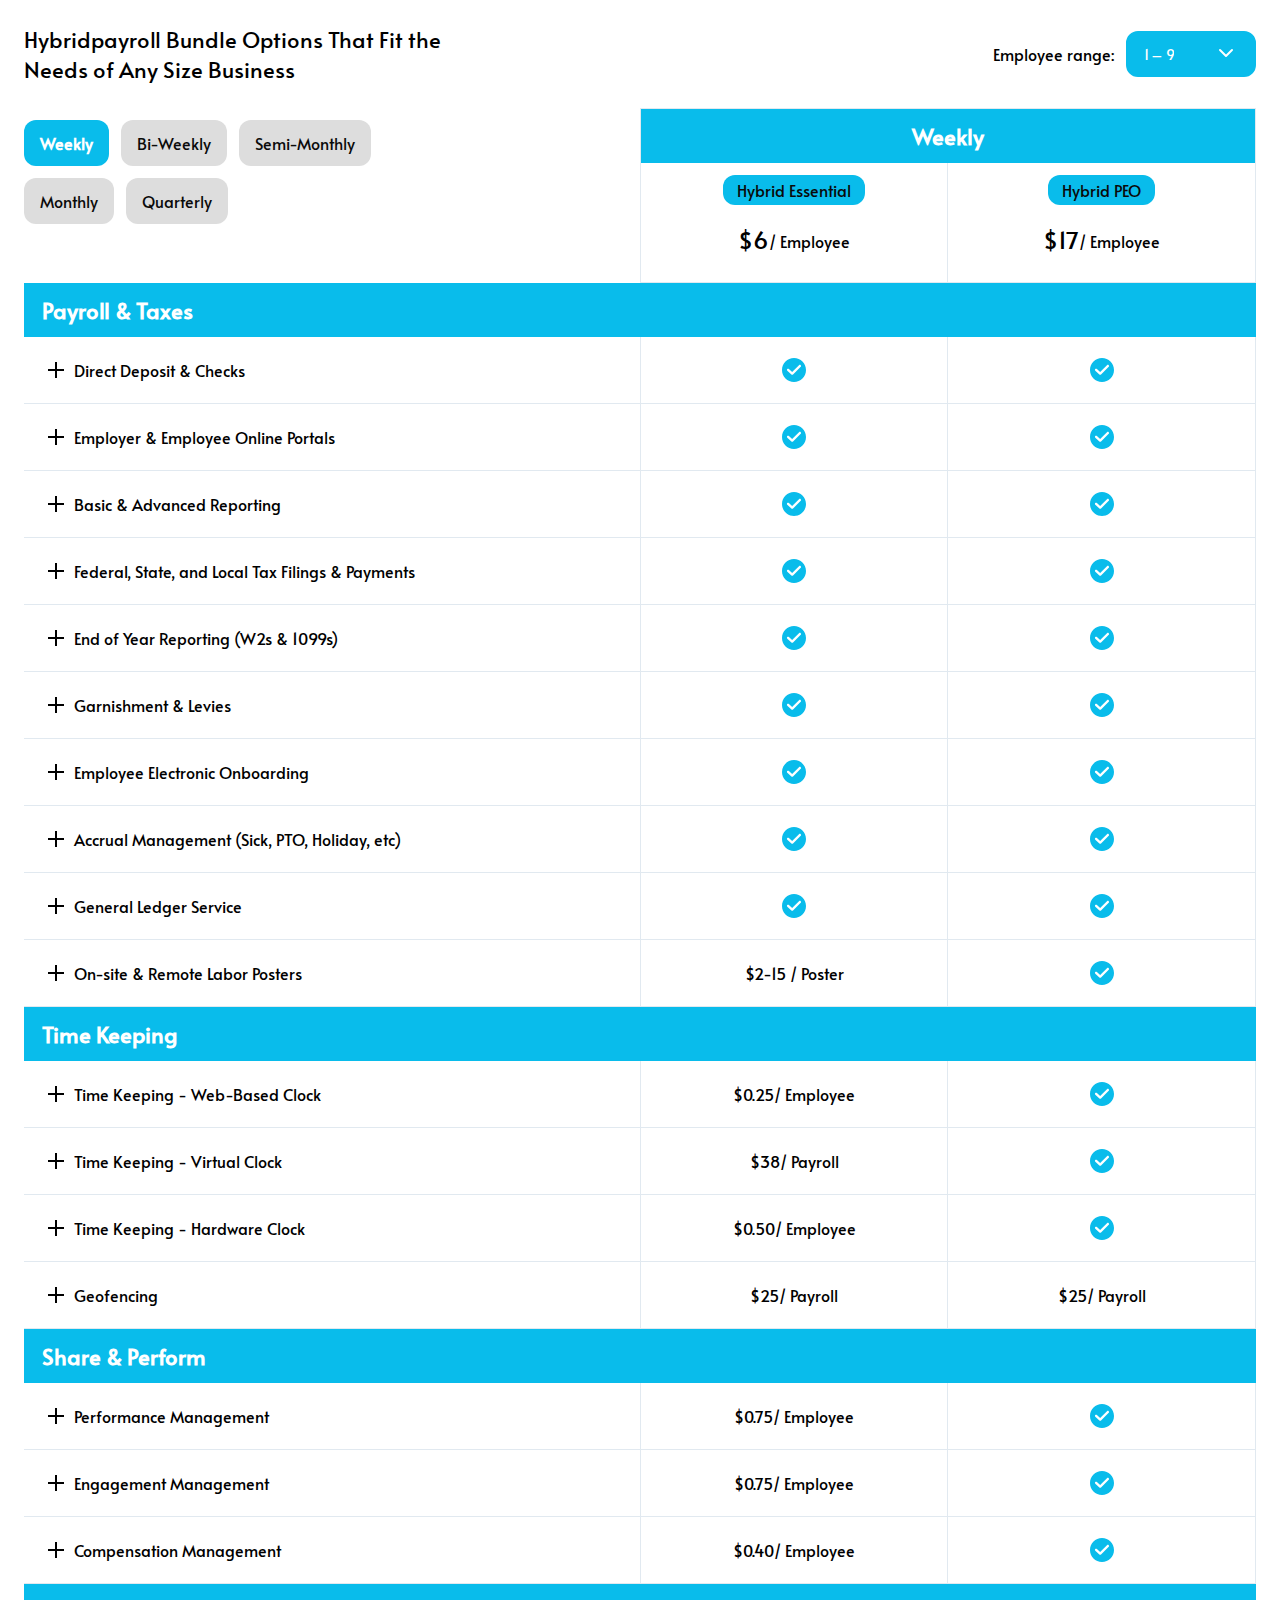
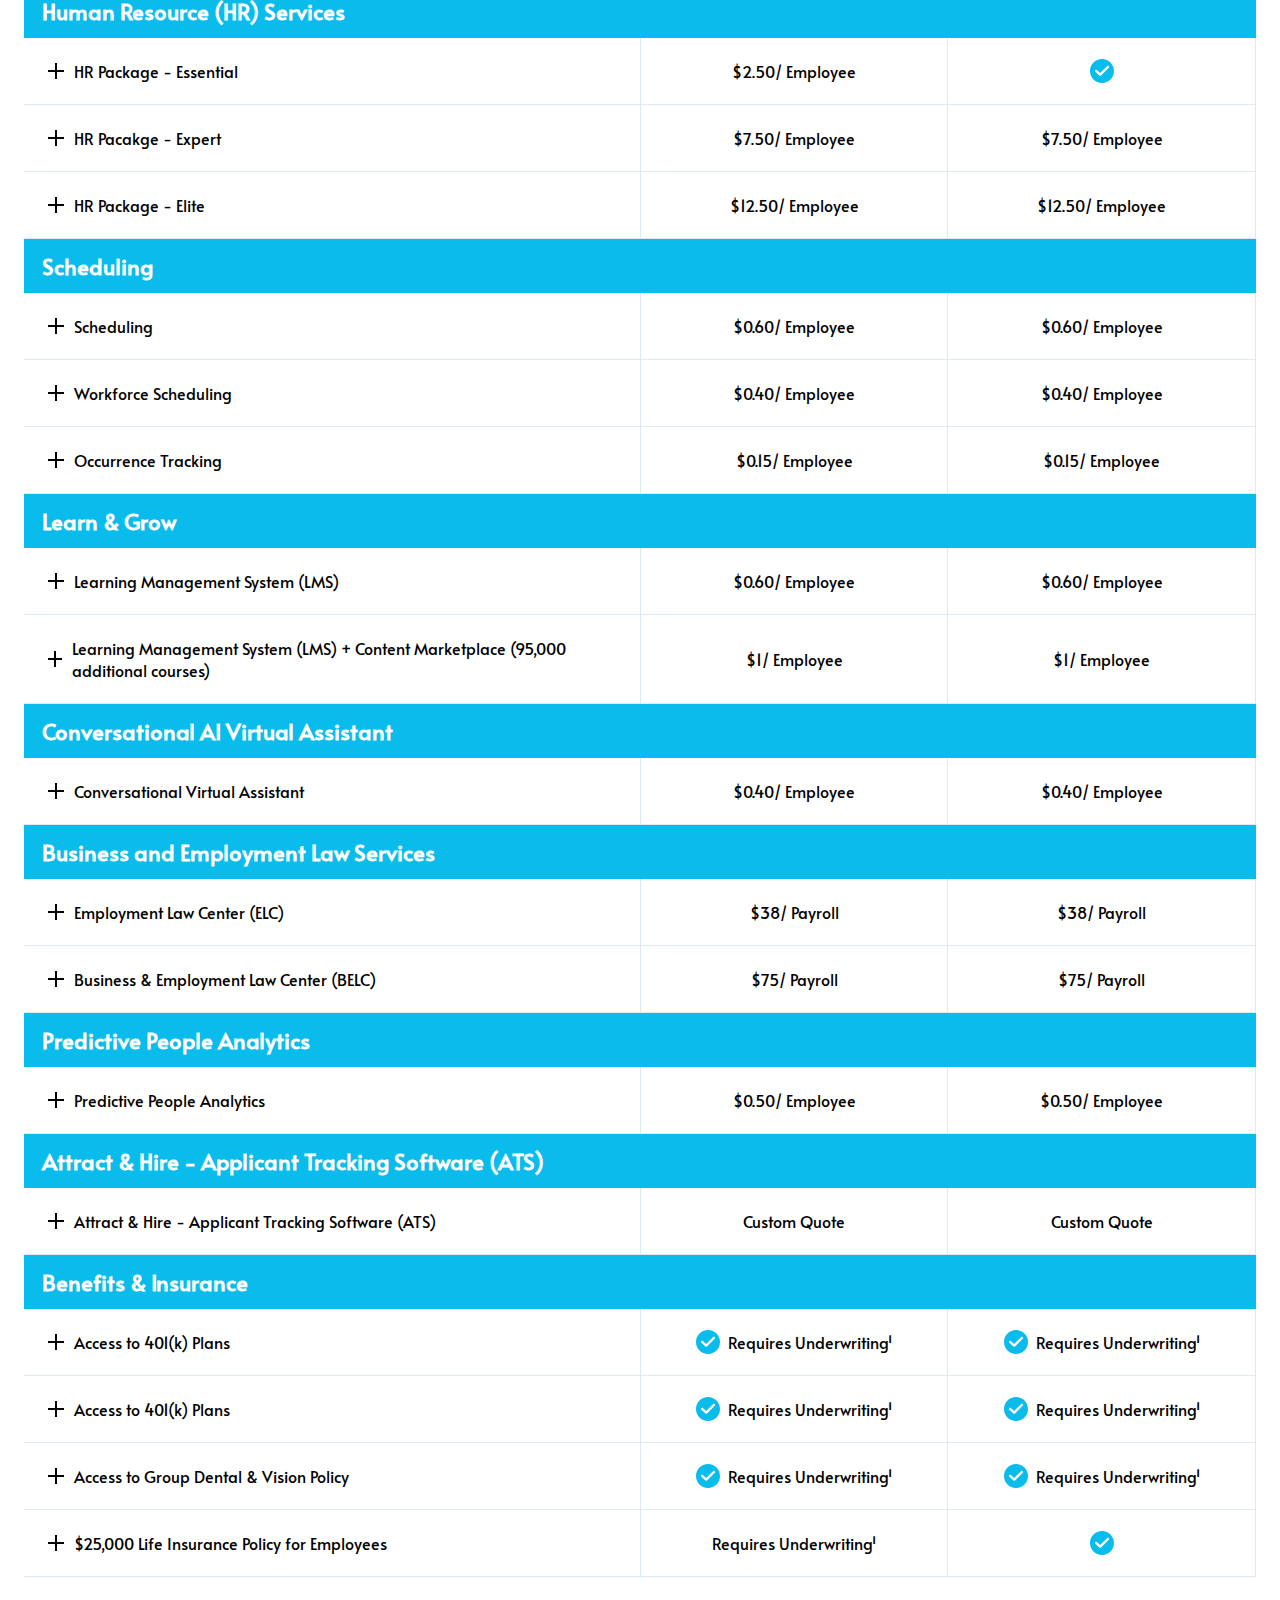
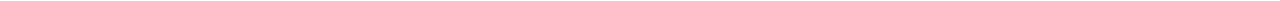
<file: index.html>
<!DOCTYPE html>
<html lang="en">

<head>
  <meta charset="UTF-8">
  <meta name="viewport" content="width=device-width, initial-scale=1.0">
  <meta http-equiv="X-UA-Compatible" content="ie=edge">
  <title>Hybridpayroll Pricing</title>
  <link rel="preconnect" href="https://fonts.googleapis.com">
  <link rel="preconnect" href="https://fonts.gstatic.com" crossorigin>
  <link href="https://fonts.googleapis.com/css2?family=Alata&display=swap" rel="stylesheet">
  <link rel="stylesheet" href="style.css">
</head>

<body>

  <section>
    <div class="pricingTable-container">
      <div class="pricingTable-head-part">

        <p class="content-subhead">Hybridpayroll Bundle Options That Fit the <br>Needs of Any Size
          Business</p>




        <div class="employee-range-flex">
          <p>Employee range: </p>
          <!-- Range Dropdown -->
          <div class="custom-select">
            <div class="selected-option" tabindex="0" id="categorySelector">
              <span class="selected-text">1 – 9</span>
              <span class="arrow">
                <svg xmlns="http://www.w3.org/2000/svg" width="24" height="24" viewBox="0 0 24 24" fill="none">
                  <path d="M6 9L12 15L18 9" stroke="#fff" stroke-width="2" stroke-linecap="round"
                    stroke-linejoin="round">
                  </path>
                </svg>
              </span>
            </div>
            <div class="options-container" style="display: none;">
              <div class="option selected">1 – 9</div>
              <div class="option">10 – 24</div>
              <div class="option">25 – 49</div>
              <div class="option">50 – 99</div>
              <div class="option">100 – 149</div>
              <div class="option">150 – 199</div>
              <div class="option">200+</div>
            </div>
          </div>
        </div>
      </div>

      <div class="pricingTable-content">
        <div class="pricingTable-content-grid">

          <div class="content-grid-1">
            <div class="payroll-tabs-container">
              <span class="tabs-structure tabs-1 active" data-plan="weekly">Weekly</span>
              <span class="tabs-structure tabs-2" data-plan="bi-weekly">Bi-Weekly</span>
              <span class="tabs-structure tabs-3" data-plan="semi-monthly">Semi-Monthly</span>
              <span class="tabs-structure tabs-3" data-plan="monthly">Monthly</span>
              <span class="tabs-structure tabs-3" data-plan="quarterly">Quarterly</span>
            </div>
          </div>


          <div class="content-grid-2">
            <div class="content-head-grid">
              <div class="content-head-grid-1">
                <div class="content-head">
                  <h3>Weekly</h3>
                </div>
              </div>
              <div class="content-head-grid-2">
                <p class="content-head-grid-sub">Hybrid Essential</p>
                <div class="content-pricing-flex">
                  <span>$</span>
                  <span>6</span>
                  <span>/ Employee</span>
                </div>
              </div>
              <div class="content-head-grid-3">
                <p class="content-head-grid-sub">Hybrid PEO</p>
                <div class="content-pricing-flex">
                  <span>$</span>
                  <span>17</span>
                  <span>/ Employee</span>
                </div>
              </div>
            </div>
          </div>
        </div>
        <div class="pricingTable-content-info">
          <div class="content-info-head">
            <h4>Payroll & Taxes</h4>
          </div>
        </div>
        <div class="content-info-main-grid">
          <div class="content-info-1">
            <div class="accordion">
              <div class="accordion-header">
                <span class="accordion-icon"></span> Direct Deposit & Checks
              </div>
              <div class="accordion-content">
                Offer your employees fast, secure payment via direct deposit or physical checks, managed
                seamlessly
                through our platform.
              </div>
            </div>
          </div>
          <div class="content-info-2">
            <div class="content-info-check-grid">
              <div class="content-info-check-1">
                <svg xmlns="http://www.w3.org/2000/svg" version="1.1" xmlns:xlink="http://www.w3.org/1999/xlink"
                  width="24" height="24" x="0" y="0" viewBox="0 0 408.576 408.576"
                  style="enable-background:new 0 0 512 512" xml:space="preserve" class="">
                  <g>
                    <path
                      d="M204.288 0C91.648 0 0 91.648 0 204.288s91.648 204.288 204.288 204.288 204.288-91.648 204.288-204.288S316.928 0 204.288 0zm114.176 150.528-130.56 129.536c-7.68 7.68-19.968 8.192-28.16.512L90.624 217.6c-8.192-7.68-8.704-20.48-1.536-28.672 7.68-8.192 20.48-8.704 28.672-1.024l54.784 50.176L289.28 121.344c8.192-8.192 20.992-8.192 29.184 0s8.192 20.992 0 29.184z"
                      fill="#09bceb" opacity="1" data-original="#000000" class=""></path>
                  </g>
                </svg>
              </div>
              <div class="content-info-check-2">
                <svg xmlns="http://www.w3.org/2000/svg" version="1.1" xmlns:xlink="http://www.w3.org/1999/xlink"
                  width="24" height="24" x="0" y="0" viewBox="0 0 408.576 408.576"
                  style="enable-background:new 0 0 512 512" xml:space="preserve" class="">
                  <g>
                    <path
                      d="M204.288 0C91.648 0 0 91.648 0 204.288s91.648 204.288 204.288 204.288 204.288-91.648 204.288-204.288S316.928 0 204.288 0zm114.176 150.528-130.56 129.536c-7.68 7.68-19.968 8.192-28.16.512L90.624 217.6c-8.192-7.68-8.704-20.48-1.536-28.672 7.68-8.192 20.48-8.704 28.672-1.024l54.784 50.176L289.28 121.344c8.192-8.192 20.992-8.192 29.184 0s8.192 20.992 0 29.184z"
                      fill="#09bceb" opacity="1" data-original="#000000" class=""></path>
                  </g>
                </svg>
              </div>
            </div>
          </div>
        </div>

        <div class="content-info-main-grid">
          <div class="content-info-1">
            <div class="accordion">
              <div class="accordion-header">
                <span class="accordion-icon"></span> Employer & Employee Online Portals
              </div>
              <div class="accordion-content">
                24/7 online access for both employers and employees to view pay history, update information, and manage
                payroll from anywhere.
              </div>
            </div>
          </div>
          <div class="content-info-2">
            <div class="content-info-check-grid">
              <div class="content-info-check-1">
                <svg xmlns="http://www.w3.org/2000/svg" version="1.1" xmlns:xlink="http://www.w3.org/1999/xlink"
                  width="24" height="24" x="0" y="0" viewBox="0 0 408.576 408.576"
                  style="enable-background:new 0 0 512 512" xml:space="preserve" class="">
                  <g>
                    <path
                      d="M204.288 0C91.648 0 0 91.648 0 204.288s91.648 204.288 204.288 204.288 204.288-91.648 204.288-204.288S316.928 0 204.288 0zm114.176 150.528-130.56 129.536c-7.68 7.68-19.968 8.192-28.16.512L90.624 217.6c-8.192-7.68-8.704-20.48-1.536-28.672 7.68-8.192 20.48-8.704 28.672-1.024l54.784 50.176L289.28 121.344c8.192-8.192 20.992-8.192 29.184 0s8.192 20.992 0 29.184z"
                      fill="#09bceb" opacity="1" data-original="#000000" class=""></path>
                  </g>
                </svg>
              </div>
              <div class="content-info-check-2">
                <svg xmlns="http://www.w3.org/2000/svg" version="1.1" xmlns:xlink="http://www.w3.org/1999/xlink"
                  width="24" height="24" x="0" y="0" viewBox="0 0 408.576 408.576"
                  style="enable-background:new 0 0 512 512" xml:space="preserve" class="">
                  <g>
                    <path
                      d="M204.288 0C91.648 0 0 91.648 0 204.288s91.648 204.288 204.288 204.288 204.288-91.648 204.288-204.288S316.928 0 204.288 0zm114.176 150.528-130.56 129.536c-7.68 7.68-19.968 8.192-28.16.512L90.624 217.6c-8.192-7.68-8.704-20.48-1.536-28.672 7.68-8.192 20.48-8.704 28.672-1.024l54.784 50.176L289.28 121.344c8.192-8.192 20.992-8.192 29.184 0s8.192 20.992 0 29.184z"
                      fill="#09bceb" opacity="1" data-original="#000000" class=""></path>
                  </g>
                </svg>
              </div>
            </div>

          </div>
        </div>

        <div class="content-info-main-grid">
          <div class="content-info-1">
            <div class="accordion">
              <div class="accordion-header">
                <span class="accordion-icon"></span> Basic & Advanced Reporting
              </div>
              <div class="accordion-content">
                Gain insights with a full suite of payroll and HR reports from simple summaries to detailed analytics to
                help manage your workforce.
              </div>
            </div>
          </div>
          <div class="content-info-2">
            <div class="content-info-check-grid">
              <div class="content-info-check-1">
                <svg xmlns="http://www.w3.org/2000/svg" version="1.1" xmlns:xlink="http://www.w3.org/1999/xlink"
                  width="24" height="24" x="0" y="0" viewBox="0 0 408.576 408.576"
                  style="enable-background:new 0 0 512 512" xml:space="preserve" class="">
                  <g>
                    <path
                      d="M204.288 0C91.648 0 0 91.648 0 204.288s91.648 204.288 204.288 204.288 204.288-91.648 204.288-204.288S316.928 0 204.288 0zm114.176 150.528-130.56 129.536c-7.68 7.68-19.968 8.192-28.16.512L90.624 217.6c-8.192-7.68-8.704-20.48-1.536-28.672 7.68-8.192 20.48-8.704 28.672-1.024l54.784 50.176L289.28 121.344c8.192-8.192 20.992-8.192 29.184 0s8.192 20.992 0 29.184z"
                      fill="#09bceb" opacity="1" data-original="#000000" class=""></path>
                  </g>
                </svg>
              </div>
              <div class="content-info-check-2">
                <svg xmlns="http://www.w3.org/2000/svg" version="1.1" xmlns:xlink="http://www.w3.org/1999/xlink"
                  width="24" height="24" x="0" y="0" viewBox="0 0 408.576 408.576"
                  style="enable-background:new 0 0 512 512" xml:space="preserve" class="">
                  <g>
                    <path
                      d="M204.288 0C91.648 0 0 91.648 0 204.288s91.648 204.288 204.288 204.288 204.288-91.648 204.288-204.288S316.928 0 204.288 0zm114.176 150.528-130.56 129.536c-7.68 7.68-19.968 8.192-28.16.512L90.624 217.6c-8.192-7.68-8.704-20.48-1.536-28.672 7.68-8.192 20.48-8.704 28.672-1.024l54.784 50.176L289.28 121.344c8.192-8.192 20.992-8.192 29.184 0s8.192 20.992 0 29.184z"
                      fill="#09bceb" opacity="1" data-original="#000000" class=""></path>
                  </g>
                </svg>
              </div>
            </div>

          </div>
        </div>

        <div class="content-info-main-grid">
          <div class="content-info-1">
            <div class="accordion">
              <div class="accordion-header">
                <span class="accordion-icon"></span> Federal, State, and Local Tax Filings & Payments
              </div>
              <div class="accordion-content">
                We handle all payroll tax calculations, filings, and payments including federal, state, and local;
                ensuring compliance every step of the way.
              </div>
            </div>
          </div>
          <div class="content-info-2">
            <div class="content-info-check-grid">
              <div class="content-info-check-1">
                <svg xmlns="http://www.w3.org/2000/svg" version="1.1" xmlns:xlink="http://www.w3.org/1999/xlink"
                  width="24" height="24" x="0" y="0" viewBox="0 0 408.576 408.576"
                  style="enable-background:new 0 0 512 512" xml:space="preserve" class="">
                  <g>
                    <path
                      d="M204.288 0C91.648 0 0 91.648 0 204.288s91.648 204.288 204.288 204.288 204.288-91.648 204.288-204.288S316.928 0 204.288 0zm114.176 150.528-130.56 129.536c-7.68 7.68-19.968 8.192-28.16.512L90.624 217.6c-8.192-7.68-8.704-20.48-1.536-28.672 7.68-8.192 20.48-8.704 28.672-1.024l54.784 50.176L289.28 121.344c8.192-8.192 20.992-8.192 29.184 0s8.192 20.992 0 29.184z"
                      fill="#09bceb" opacity="1" data-original="#000000" class=""></path>
                  </g>
                </svg>
              </div>
              <div class="content-info-check-2">
                <svg xmlns="http://www.w3.org/2000/svg" version="1.1" xmlns:xlink="http://www.w3.org/1999/xlink"
                  width="24" height="24" x="0" y="0" viewBox="0 0 408.576 408.576"
                  style="enable-background:new 0 0 512 512" xml:space="preserve" class="">
                  <g>
                    <path
                      d="M204.288 0C91.648 0 0 91.648 0 204.288s91.648 204.288 204.288 204.288 204.288-91.648 204.288-204.288S316.928 0 204.288 0zm114.176 150.528-130.56 129.536c-7.68 7.68-19.968 8.192-28.16.512L90.624 217.6c-8.192-7.68-8.704-20.48-1.536-28.672 7.68-8.192 20.48-8.704 28.672-1.024l54.784 50.176L289.28 121.344c8.192-8.192 20.992-8.192 29.184 0s8.192 20.992 0 29.184z"
                      fill="#09bceb" opacity="1" data-original="#000000" class=""></path>
                  </g>
                </svg>
              </div>
            </div>

          </div>
        </div>

        <div class="content-info-main-grid">
          <div class="content-info-1">
            <div class="accordion">
              <div class="accordion-header">
                <span class="accordion-icon"></span> End of Year Reporting (W2s & 1099s)
              </div>
              <div class="accordion-content">
                We generate and file all required year-end tax forms, including W-2s and 1099s, and ensure timely
                delivery to your team and contractors.
              </div>
            </div>
          </div>
          <div class="content-info-2">
            <div class="content-info-check-grid">
              <div class="content-info-check-1">
                <svg xmlns="http://www.w3.org/2000/svg" version="1.1" xmlns:xlink="http://www.w3.org/1999/xlink"
                  width="24" height="24" x="0" y="0" viewBox="0 0 408.576 408.576"
                  style="enable-background:new 0 0 512 512" xml:space="preserve" class="">
                  <g>
                    <path
                      d="M204.288 0C91.648 0 0 91.648 0 204.288s91.648 204.288 204.288 204.288 204.288-91.648 204.288-204.288S316.928 0 204.288 0zm114.176 150.528-130.56 129.536c-7.68 7.68-19.968 8.192-28.16.512L90.624 217.6c-8.192-7.68-8.704-20.48-1.536-28.672 7.68-8.192 20.48-8.704 28.672-1.024l54.784 50.176L289.28 121.344c8.192-8.192 20.992-8.192 29.184 0s8.192 20.992 0 29.184z"
                      fill="#09bceb" opacity="1" data-original="#000000" class=""></path>
                  </g>
                </svg>
              </div>
              <div class="content-info-check-2">
                <svg xmlns="http://www.w3.org/2000/svg" version="1.1" xmlns:xlink="http://www.w3.org/1999/xlink"
                  width="24" height="24" x="0" y="0" viewBox="0 0 408.576 408.576"
                  style="enable-background:new 0 0 512 512" xml:space="preserve" class="">
                  <g>
                    <path
                      d="M204.288 0C91.648 0 0 91.648 0 204.288s91.648 204.288 204.288 204.288 204.288-91.648 204.288-204.288S316.928 0 204.288 0zm114.176 150.528-130.56 129.536c-7.68 7.68-19.968 8.192-28.16.512L90.624 217.6c-8.192-7.68-8.704-20.48-1.536-28.672 7.68-8.192 20.48-8.704 28.672-1.024l54.784 50.176L289.28 121.344c8.192-8.192 20.992-8.192 29.184 0s8.192 20.992 0 29.184z"
                      fill="#09bceb" opacity="1" data-original="#000000" class=""></path>
                  </g>
                </svg>
              </div>
            </div>

          </div>
        </div>

        <div class="content-info-main-grid">
          <div class="content-info-1">
            <div class="accordion">
              <div class="accordion-header">
                <span class="accordion-icon"></span> Garnishment & Levies
              </div>
              <div class="accordion-content">
                Automatically deducts and remits garnished wages to the appropriate agency.
              </div>
            </div>
          </div>
          <div class="content-info-2">
            <div class="content-info-check-grid">
              <div class="content-info-check-1">
                <svg xmlns="http://www.w3.org/2000/svg" version="1.1" xmlns:xlink="http://www.w3.org/1999/xlink"
                  width="24" height="24" x="0" y="0" viewBox="0 0 408.576 408.576"
                  style="enable-background:new 0 0 512 512" xml:space="preserve" class="">
                  <g>
                    <path
                      d="M204.288 0C91.648 0 0 91.648 0 204.288s91.648 204.288 204.288 204.288 204.288-91.648 204.288-204.288S316.928 0 204.288 0zm114.176 150.528-130.56 129.536c-7.68 7.68-19.968 8.192-28.16.512L90.624 217.6c-8.192-7.68-8.704-20.48-1.536-28.672 7.68-8.192 20.48-8.704 28.672-1.024l54.784 50.176L289.28 121.344c8.192-8.192 20.992-8.192 29.184 0s8.192 20.992 0 29.184z"
                      fill="#09bceb" opacity="1" data-original="#000000" class=""></path>
                  </g>
                </svg>
              </div>
              <div class="content-info-check-2">
                <svg xmlns="http://www.w3.org/2000/svg" version="1.1" xmlns:xlink="http://www.w3.org/1999/xlink"
                  width="24" height="24" x="0" y="0" viewBox="0 0 408.576 408.576"
                  style="enable-background:new 0 0 512 512" xml:space="preserve" class="">
                  <g>
                    <path
                      d="M204.288 0C91.648 0 0 91.648 0 204.288s91.648 204.288 204.288 204.288 204.288-91.648 204.288-204.288S316.928 0 204.288 0zm114.176 150.528-130.56 129.536c-7.68 7.68-19.968 8.192-28.16.512L90.624 217.6c-8.192-7.68-8.704-20.48-1.536-28.672 7.68-8.192 20.48-8.704 28.672-1.024l54.784 50.176L289.28 121.344c8.192-8.192 20.992-8.192 29.184 0s8.192 20.992 0 29.184z"
                      fill="#09bceb" opacity="1" data-original="#000000" class=""></path>
                  </g>
                </svg>
              </div>
            </div>

          </div>
        </div>

        <div class="content-info-main-grid">
          <div class="content-info-1">
            <div class="accordion">
              <div class="accordion-header">
                <span class="accordion-icon"></span> Employee Electronic Onboarding
              </div>
              <div class="accordion-content">
                Streamline your new hire process with fully digital onboarding. Collect forms, tax documents, and
                employee information securely and efficiently.
              </div>
            </div>
          </div>
          <div class="content-info-2">
            <div class="content-info-check-grid">
              <div class="content-info-check-1">
                <svg xmlns="http://www.w3.org/2000/svg" version="1.1" xmlns:xlink="http://www.w3.org/1999/xlink"
                  width="24" height="24" x="0" y="0" viewBox="0 0 408.576 408.576"
                  style="enable-background:new 0 0 512 512" xml:space="preserve" class="">
                  <g>
                    <path
                      d="M204.288 0C91.648 0 0 91.648 0 204.288s91.648 204.288 204.288 204.288 204.288-91.648 204.288-204.288S316.928 0 204.288 0zm114.176 150.528-130.56 129.536c-7.68 7.68-19.968 8.192-28.16.512L90.624 217.6c-8.192-7.68-8.704-20.48-1.536-28.672 7.68-8.192 20.48-8.704 28.672-1.024l54.784 50.176L289.28 121.344c8.192-8.192 20.992-8.192 29.184 0s8.192 20.992 0 29.184z"
                      fill="#09bceb" opacity="1" data-original="#000000" class=""></path>
                  </g>
                </svg>
              </div>
              <div class="content-info-check-2">
                <svg xmlns="http://www.w3.org/2000/svg" version="1.1" xmlns:xlink="http://www.w3.org/1999/xlink"
                  width="24" height="24" x="0" y="0" viewBox="0 0 408.576 408.576"
                  style="enable-background:new 0 0 512 512" xml:space="preserve" class="">
                  <g>
                    <path
                      d="M204.288 0C91.648 0 0 91.648 0 204.288s91.648 204.288 204.288 204.288 204.288-91.648 204.288-204.288S316.928 0 204.288 0zm114.176 150.528-130.56 129.536c-7.68 7.68-19.968 8.192-28.16.512L90.624 217.6c-8.192-7.68-8.704-20.48-1.536-28.672 7.68-8.192 20.48-8.704 28.672-1.024l54.784 50.176L289.28 121.344c8.192-8.192 20.992-8.192 29.184 0s8.192 20.992 0 29.184z"
                      fill="#09bceb" opacity="1" data-original="#000000" class=""></path>
                  </g>
                </svg>
              </div>
            </div>

          </div>
        </div>

        <div class="content-info-main-grid">
          <div class="content-info-1">
            <div class="accordion">
              <div class="accordion-header">
                <span class="accordion-icon"></span> Accrual Management (Sick, PTO, Holiday, etc)
              </div>
              <div class="accordion-content">
                Track and automate time-off accruals for vacation, sick leave, holidays, and custom policies. Everything
                is built directly into payroll.
              </div>
            </div>
          </div>
          <div class="content-info-2">
            <div class="content-info-check-grid">
              <div class="content-info-check-1">
                <svg xmlns="http://www.w3.org/2000/svg" version="1.1" xmlns:xlink="http://www.w3.org/1999/xlink"
                  width="24" height="24" x="0" y="0" viewBox="0 0 408.576 408.576"
                  style="enable-background:new 0 0 512 512" xml:space="preserve" class="">
                  <g>
                    <path
                      d="M204.288 0C91.648 0 0 91.648 0 204.288s91.648 204.288 204.288 204.288 204.288-91.648 204.288-204.288S316.928 0 204.288 0zm114.176 150.528-130.56 129.536c-7.68 7.68-19.968 8.192-28.16.512L90.624 217.6c-8.192-7.68-8.704-20.48-1.536-28.672 7.68-8.192 20.48-8.704 28.672-1.024l54.784 50.176L289.28 121.344c8.192-8.192 20.992-8.192 29.184 0s8.192 20.992 0 29.184z"
                      fill="#09bceb" opacity="1" data-original="#000000" class=""></path>
                  </g>
                </svg>
              </div>
              <div class="content-info-check-2">
                <svg xmlns="http://www.w3.org/2000/svg" version="1.1" xmlns:xlink="http://www.w3.org/1999/xlink"
                  width="24" height="24" x="0" y="0" viewBox="0 0 408.576 408.576"
                  style="enable-background:new 0 0 512 512" xml:space="preserve" class="">
                  <g>
                    <path
                      d="M204.288 0C91.648 0 0 91.648 0 204.288s91.648 204.288 204.288 204.288 204.288-91.648 204.288-204.288S316.928 0 204.288 0zm114.176 150.528-130.56 129.536c-7.68 7.68-19.968 8.192-28.16.512L90.624 217.6c-8.192-7.68-8.704-20.48-1.536-28.672 7.68-8.192 20.48-8.704 28.672-1.024l54.784 50.176L289.28 121.344c8.192-8.192 20.992-8.192 29.184 0s8.192 20.992 0 29.184z"
                      fill="#09bceb" opacity="1" data-original="#000000" class=""></path>
                  </g>
                </svg>
              </div>
            </div>

          </div>
        </div>

        <div class="content-info-main-grid">
          <div class="content-info-1">
            <div class="accordion">
              <div class="accordion-header">
                <span class="accordion-icon"></span> General Ledger Service
              </div>
              <div class="accordion-content">
                Easily transfer payroll data to accounting software to create customizable and flexible reports and
                improve efficiency, workflow, accuracy, and accessibility.
              </div>
            </div>
          </div>
          <div class="content-info-2">
            <div class="content-info-check-grid">
              <div class="content-info-check-1">
                <svg xmlns="http://www.w3.org/2000/svg" version="1.1" xmlns:xlink="http://www.w3.org/1999/xlink"
                  width="24" height="24" x="0" y="0" viewBox="0 0 408.576 408.576"
                  style="enable-background:new 0 0 512 512" xml:space="preserve" class="">
                  <g>
                    <path
                      d="M204.288 0C91.648 0 0 91.648 0 204.288s91.648 204.288 204.288 204.288 204.288-91.648 204.288-204.288S316.928 0 204.288 0zm114.176 150.528-130.56 129.536c-7.68 7.68-19.968 8.192-28.16.512L90.624 217.6c-8.192-7.68-8.704-20.48-1.536-28.672 7.68-8.192 20.48-8.704 28.672-1.024l54.784 50.176L289.28 121.344c8.192-8.192 20.992-8.192 29.184 0s8.192 20.992 0 29.184z"
                      fill="#09bceb" opacity="1" data-original="#000000" class=""></path>
                  </g>
                </svg>
              </div>
              <div class="content-info-check-2">
                <svg xmlns="http://www.w3.org/2000/svg" version="1.1" xmlns:xlink="http://www.w3.org/1999/xlink"
                  width="24" height="24" x="0" y="0" viewBox="0 0 408.576 408.576"
                  style="enable-background:new 0 0 512 512" xml:space="preserve" class="">
                  <g>
                    <path
                      d="M204.288 0C91.648 0 0 91.648 0 204.288s91.648 204.288 204.288 204.288 204.288-91.648 204.288-204.288S316.928 0 204.288 0zm114.176 150.528-130.56 129.536c-7.68 7.68-19.968 8.192-28.16.512L90.624 217.6c-8.192-7.68-8.704-20.48-1.536-28.672 7.68-8.192 20.48-8.704 28.672-1.024l54.784 50.176L289.28 121.344c8.192-8.192 20.992-8.192 29.184 0s8.192 20.992 0 29.184z"
                      fill="#09bceb" opacity="1" data-original="#000000" class=""></path>
                  </g>
                </svg>
              </div>
            </div>

          </div>
        </div>

        <div class="content-info-main-grid">
          <div class="content-info-1">
            <div class="accordion">
              <div class="accordion-header">
                <span class="accordion-icon"></span> On-site & Remote Labor Posters
              </div>
              <div class="accordion-content">
                Stay compliant with up-to-date labor law posters for both physical workplaces and remote teams. Posters
                are delivered and maintained automatically.
              </div>
            </div>
          </div>
          <div class="content-info-2">
            <div class="content-info-check-grid">
              <div class="content-info-check-1">
                $2-15 / Poster
              </div>
              <div class="content-info-check-2">
                <svg xmlns="http://www.w3.org/2000/svg" version="1.1" xmlns:xlink="http://www.w3.org/1999/xlink"
                  width="24" height="24" x="0" y="0" viewBox="0 0 408.576 408.576"
                  style="enable-background:new 0 0 512 512" xml:space="preserve" class="">
                  <g>
                    <path
                      d="M204.288 0C91.648 0 0 91.648 0 204.288s91.648 204.288 204.288 204.288 204.288-91.648 204.288-204.288S316.928 0 204.288 0zm114.176 150.528-130.56 129.536c-7.68 7.68-19.968 8.192-28.16.512L90.624 217.6c-8.192-7.68-8.704-20.48-1.536-28.672 7.68-8.192 20.48-8.704 28.672-1.024l54.784 50.176L289.28 121.344c8.192-8.192 20.992-8.192 29.184 0s8.192 20.992 0 29.184z"
                      fill="#09bceb" opacity="1" data-original="#000000" class=""></path>
                  </g>
                </svg>
              </div>
            </div>

          </div>
        </div>

        <div class="pricingTable-content-info">
          <div class="content-info-head">
            <h4>Time Keeping</h4>
          </div>
        </div>
        <div class="content-info-main-grid" data-price-key="WebBasedclock">
          <div class="content-info-1">
            <div class="accordion">
              <div class="accordion-header">
                <span class="accordion-icon"></span> Time Keeping - Web-Based Clock
              </div>
              <div class="accordion-content">
                Hybrid Payroll’s Web-Based Punch Clock allows employees to easily clock in/out and submit punch
                corrections through their Employee Self-Service (ESS) portal or the mobile app (Adaptive Employee
                Experience).
              </div>
            </div>
          </div>
          <div class="content-info-2">
            <div class="content-info-check-grid">
              <div class="content-info-check-1">
                $<span data-price-pos="left">0.25</span> / Employee
              </div>
              <div class="content-info-check-2">
                <svg xmlns="http://www.w3.org/2000/svg" version="1.1" xmlns:xlink="http://www.w3.org/1999/xlink"
                  width="24" height="24" x="0" y="0" viewBox="0 0 408.576 408.576"
                  style="enable-background:new 0 0 512 512" xml:space="preserve" class="">
                  <g>
                    <path
                      d="M204.288 0C91.648 0 0 91.648 0 204.288s91.648 204.288 204.288 204.288 204.288-91.648 204.288-204.288S316.928 0 204.288 0zm114.176 150.528-130.56 129.536c-7.68 7.68-19.968 8.192-28.16.512L90.624 217.6c-8.192-7.68-8.704-20.48-1.536-28.672 7.68-8.192 20.48-8.704 28.672-1.024l54.784 50.176L289.28 121.344c8.192-8.192 20.992-8.192 29.184 0s8.192 20.992 0 29.184z"
                      fill="#09bceb" opacity="1" data-original="#000000" class=""></path>
                  </g>
                </svg>
              </div>
            </div>

          </div>
        </div>
        <div class="content-info-main-grid" data-price-key="VirtualClock">
          <div class="content-info-1">
            <div class="accordion">
              <div class="accordion-header">
                <span class="accordion-icon"></span> Time Keeping - Virtual Clock
              </div>
              <div class="accordion-content">
                The Virtual Clock offers a simplified, secure time-tracking solution without the need for physical
                hardware. Employees clock in and out from a shared onsite device (e.g., tablet or computer) via a
                dedicated interface—without full access to their ESS portal. This is perfect for office or jobsite
                environments where centralized clocking is preferred.
              </div>
            </div>
          </div>
          <div class="content-info-2">
            <div class="content-info-check-grid">
              <div class="content-info-check-1">
                $<span data-price-pos="left">0.38</span> / Payroll
              </div>
              <div class="content-info-check-2">
                <svg xmlns="http://www.w3.org/2000/svg" version="1.1" xmlns:xlink="http://www.w3.org/1999/xlink"
                  width="24" height="24" x="0" y="0" viewBox="0 0 408.576 408.576"
                  style="enable-background:new 0 0 512 512" xml:space="preserve" class="">
                  <g>
                    <path
                      d="M204.288 0C91.648 0 0 91.648 0 204.288s91.648 204.288 204.288 204.288 204.288-91.648 204.288-204.288S316.928 0 204.288 0zm114.176 150.528-130.56 129.536c-7.68 7.68-19.968 8.192-28.16.512L90.624 217.6c-8.192-7.68-8.704-20.48-1.536-28.672 7.68-8.192 20.48-8.704 28.672-1.024l54.784 50.176L289.28 121.344c8.192-8.192 20.992-8.192 29.184 0s8.192 20.992 0 29.184z"
                      fill="#09bceb" opacity="1" data-original="#000000" class=""></path>
                  </g>
                </svg>
              </div>
            </div>

          </div>
        </div>
        <div class="content-info-main-grid" data-price-key="Hardwareclock">
          <div class="content-info-1">
            <div class="accordion">
              <div class="accordion-header">
                <span class="accordion-icon"></span> Time Keeping - Hardware Clock
              </div>
              <div class="accordion-content">
                For employers who need robust, secure physical timekeeping, Hybrid Payroll offers Hardware Clock options
                with multiple sign-in methods, including Biometric Fingerprinting, PIN Code Entry, Swipe Card Readers,
                and more. This solution is ideal for larger or more secure work environments.
              </div>
            </div>
          </div>
          <div class="content-info-2">
            <div class="content-info-check-grid">
              <div class="content-info-check-1">
                $<span data-price-pos="left">0.50</span> / Employee
              </div>
              <div class="content-info-check-2">
                <svg xmlns="http://www.w3.org/2000/svg" version="1.1" xmlns:xlink="http://www.w3.org/1999/xlink"
                  width="24" height="24" x="0" y="0" viewBox="0 0 408.576 408.576"
                  style="enable-background:new 0 0 512 512" xml:space="preserve" class="">
                  <g>
                    <path
                      d="M204.288 0C91.648 0 0 91.648 0 204.288s91.648 204.288 204.288 204.288 204.288-91.648 204.288-204.288S316.928 0 204.288 0zm114.176 150.528-130.56 129.536c-7.68 7.68-19.968 8.192-28.16.512L90.624 217.6c-8.192-7.68-8.704-20.48-1.536-28.672 7.68-8.192 20.48-8.704 28.672-1.024l54.784 50.176L289.28 121.344c8.192-8.192 20.992-8.192 29.184 0s8.192 20.992 0 29.184z"
                      fill="#09bceb" opacity="1" data-original="#000000" class=""></path>
                  </g>
                </svg>
              </div>
            </div>

          </div>
        </div>
        <div class="content-info-main-grid" data-price-key="geofencing">
          <div class="content-info-1">
            <div class="accordion">
              <div class="accordion-header">
                <span class="accordion-icon"></span> Geofencing
              </div>
              <div class="accordion-content">
                Eliminate time clock in & out errors and theft with geofencing. Easily create map
                boundaries and limit employee punches to work at locations within your custom
                boundaries.
              </div>
            </div>
          </div>
          <div class="content-info-2">
            <div class="content-info-check-grid">
              <div class="content-info-check-1">
                $<span data-price-pos="left">25</span> / Payroll
              </div>
              <div class="content-info-check-2">
                $<span data-price-pos="right">25</span> / Payroll
              </div>
            </div>

          </div>
        </div>

        <div class="pricingTable-content-info">
          <div class="content-info-head">
            <h4>Share & Perform</h4>
          </div>
        </div>
        <div class="content-info-main-grid" data-price-key="PerformanceM">
          <div class="content-info-1">
            <div class="accordion">
              <div class="accordion-header">
                <span class="accordion-icon"></span> Performance Management
              </div>
              <div class="accordion-content">
                Performance reviews that help your organization monitor and report on employee performance that can be
                tailored to the needs of your organization.
              </div>
            </div>
          </div>
          <div class="content-info-2">
            <div class="content-info-check-grid">
              <div class="content-info-check-1">
                $<span data-price-pos="left">0.75</span> / Employee
              </div>
              <div class="content-info-check-2">
                <svg xmlns="http://www.w3.org/2000/svg" version="1.1" xmlns:xlink="http://www.w3.org/1999/xlink"
                  width="24" height="24" x="0" y="0" viewBox="0 0 408.576 408.576"
                  style="enable-background:new 0 0 512 512" xml:space="preserve" class="">
                  <g>
                    <path
                      d="M204.288 0C91.648 0 0 91.648 0 204.288s91.648 204.288 204.288 204.288 204.288-91.648 204.288-204.288S316.928 0 204.288 0zm114.176 150.528-130.56 129.536c-7.68 7.68-19.968 8.192-28.16.512L90.624 217.6c-8.192-7.68-8.704-20.48-1.536-28.672 7.68-8.192 20.48-8.704 28.672-1.024l54.784 50.176L289.28 121.344c8.192-8.192 20.992-8.192 29.184 0s8.192 20.992 0 29.184z"
                      fill="#09bceb" opacity="1" data-original="#000000" class=""></path>
                  </g>
                </svg>
              </div>
            </div>

          </div>
        </div>
        <div class="content-info-main-grid" data-price-key="EngagementM">
          <div class="content-info-1">
            <div class="accordion">
              <div class="accordion-header">
                <span class="accordion-icon"></span> Engagement Management
              </div>
              <div class="accordion-content">
                Engage with your employees and increase talent retention through rewards and recognition tools, pulse
                surveys, gamification, crowdsourcing ideas, and interactive organization charts.
              </div>
            </div>
          </div>
          <div class="content-info-2">
            <div class="content-info-check-grid">
              <div class="content-info-check-1">
                $<span data-price-pos="left">25</span> / Employee
              </div>
              <div class="content-info-check-2">
                <svg xmlns="http://www.w3.org/2000/svg" version="1.1" xmlns:xlink="http://www.w3.org/1999/xlink"
                  width="24" height="24" x="0" y="0" viewBox="0 0 408.576 408.576"
                  style="enable-background:new 0 0 512 512" xml:space="preserve" class="">
                  <g>
                    <path
                      d="M204.288 0C91.648 0 0 91.648 0 204.288s91.648 204.288 204.288 204.288 204.288-91.648 204.288-204.288S316.928 0 204.288 0zm114.176 150.528-130.56 129.536c-7.68 7.68-19.968 8.192-28.16.512L90.624 217.6c-8.192-7.68-8.704-20.48-1.536-28.672 7.68-8.192 20.48-8.704 28.672-1.024l54.784 50.176L289.28 121.344c8.192-8.192 20.992-8.192 29.184 0s8.192 20.992 0 29.184z"
                      fill="#09bceb" opacity="1" data-original="#000000" class=""></path>
                  </g>
                </svg>
              </div>
            </div>

          </div>
        </div>
        <div class="content-info-main-grid" data-price-key="CompensationM">
          <div class="content-info-1">
            <div class="accordion">
              <div class="accordion-header">
                <span class="accordion-icon"></span> Compensation Management
              </div>
              <div class="accordion-content">
                A comprehensive platform to streamline the entire compensation process, from planning to execution. It
                allows HR leaders to automate tasks, track compensation changes, and access detailed analytics like
                compa-ratios and average salaries, all while ensuring seamless payroll integration.
              </div>
            </div>
          </div>
          <div class="content-info-2">
            <div class="content-info-check-grid">
              <div class="content-info-check-1">
                $<span data-price-pos="left">25</span> / Employee
              </div>
              <div class="content-info-check-2">
                <svg xmlns="http://www.w3.org/2000/svg" version="1.1" xmlns:xlink="http://www.w3.org/1999/xlink"
                  width="24" height="24" x="0" y="0" viewBox="0 0 408.576 408.576"
                  style="enable-background:new 0 0 512 512" xml:space="preserve" class="">
                  <g>
                    <path
                      d="M204.288 0C91.648 0 0 91.648 0 204.288s91.648 204.288 204.288 204.288 204.288-91.648 204.288-204.288S316.928 0 204.288 0zm114.176 150.528-130.56 129.536c-7.68 7.68-19.968 8.192-28.16.512L90.624 217.6c-8.192-7.68-8.704-20.48-1.536-28.672 7.68-8.192 20.48-8.704 28.672-1.024l54.784 50.176L289.28 121.344c8.192-8.192 20.992-8.192 29.184 0s8.192 20.992 0 29.184z"
                      fill="#09bceb" opacity="1" data-original="#000000" class=""></path>
                  </g>
                </svg>
              </div>
            </div>

          </div>
        </div>

        <div class="pricingTable-content-info">
          <div class="content-info-head">
            <h4>Human Resource (HR) Services</h4>
          </div>
        </div>
        <div class="content-info-main-grid" data-price-key="HREssential">
          <div class="content-info-1">
            <div class="accordion">
              <div class="accordion-header">
                <span class="accordion-icon"></span> HR Package - Essential
              </div>
              <div class="accordion-content">
                HR Essential provides a foundational set of HR services that are crucial for any business, including
                employee verification, handbook and policy creation, job descriptions, performance reviews, legal
                compliance, and basic HR news updates.
              </div>
            </div>
          </div>
          <div class="content-info-2">
            <div class="content-info-check-grid">
              <div class="content-info-check-1">
                $<span data-price-pos="left">2.50</span> / Employee
              </div>
              <div class="content-info-check-2">
                <svg xmlns="http://www.w3.org/2000/svg" version="1.1" xmlns:xlink="http://www.w3.org/1999/xlink"
                  width="24" height="24" x="0" y="0" viewBox="0 0 408.576 408.576"
                  style="enable-background:new 0 0 512 512" xml:space="preserve" class="">
                  <g>
                    <path
                      d="M204.288 0C91.648 0 0 91.648 0 204.288s91.648 204.288 204.288 204.288 204.288-91.648 204.288-204.288S316.928 0 204.288 0zm114.176 150.528-130.56 129.536c-7.68 7.68-19.968 8.192-28.16.512L90.624 217.6c-8.192-7.68-8.704-20.48-1.536-28.672 7.68-8.192 20.48-8.704 28.672-1.024l54.784 50.176L289.28 121.344c8.192-8.192 20.992-8.192 29.184 0s8.192 20.992 0 29.184z"
                      fill="#09bceb" opacity="1" data-original="#000000" class=""></path>
                  </g>
                </svg>
              </div>
            </div>

          </div>
        </div>
        <div class="content-info-main-grid" data-price-key="HRExpert">
          <div class="content-info-1">
            <div class="accordion">
              <div class="accordion-header">
                <span class="accordion-icon"></span> HR Pacakge - Expert
              </div>
              <div class="accordion-content">
                HR Expert builds upon the HR Essential services and includes additional resources, such as a dedicated
                HR partner, more personalized employee handbooks and labor law posters, HR gap review, compliance track
                courses, and salary benchmark reports. It emphasizes a more tailored approach to HR management.
              </div>
            </div>
          </div>
          <div class="content-info-2">
            <div class="content-info-check-grid">
              <div class="content-info-check-1">
                $<span data-price-pos="left">7.50</span> / Employee
              </div>
              <div class="content-info-check-2">
                $<span data-price-pos="right">7.50</span> / Employee
              </div>
            </div>

          </div>
        </div>
        <div class="content-info-main-grid" data-price-key="HRElite">
          <div class="content-info-1">
            <div class="accordion">
              <div class="accordion-header">
                <span class="accordion-icon"></span> HR Package - Elite
              </div>
              <div class="accordion-content">
                HR Elite offers the most comprehensive HR support. It adds more advanced features like safety manual,
                in-depth leave guidance, employee assistance programs, senior HR business partner access, monthly HR
                check ins, and 2 client selected projects per year, ensuring a deep strategic approach.
              </div>
            </div>
          </div>
          <div class="content-info-2">
            <div class="content-info-check-grid">
              <div class="content-info-check-1">
                $<span data-price-pos="left">25</span> / Employee
              </div>
              <div class="content-info-check-2">
                $<span data-price-pos="right">25</span> / Employee
              </div>
            </div>

          </div>
        </div>

        <div class="pricingTable-content-info">
          <div class="content-info-head">
            <h4>Scheduling</h4>
          </div>
        </div>
        <div class="content-info-main-grid" data-price-key="Scheduling">
          <div class="content-info-1">
            <div class="accordion">
              <div class="accordion-header">
                <span class="accordion-icon"></span> Scheduling
              </div>
              <div class="accordion-content">
                Assign schedules and collaborate with employees from any connected device - mobile, tablet, or
                workstation - all while managing requests and shift adjustments on the go.
              </div>
            </div>
          </div>
          <div class="content-info-2">
            <div class="content-info-check-grid">
              <div class="content-info-check-1">
                $<span data-price-pos="left">0.60</span> / Employee
              </div>
              <div class="content-info-check-2">
                $<span data-price-pos="right">0.60</span> / Employee
              </div>
            </div>

          </div>
        </div>
        <div class="content-info-main-grid" data-price-key="WorkforceScheduling">
          <div class="content-info-1">
            <div class="accordion">
              <div class="accordion-header">
                <span class="accordion-icon"></span> Workforce Scheduling
              </div>
              <div class="accordion-content">
                As an enhancement to Scheduling, Workforce Scheduling allows employers to quickly schedule employees as
                large groups or an entire organization. Quickly categorize employees, set schedules, communicate shift
                shortages and requirements, and predict future workforce needs.
              </div>
            </div>
          </div>
          <div class="content-info-2">
            <div class="content-info-check-grid">
              <div class="content-info-check-1">
                $<span data-price-pos="left">0.40</span> / Employee
              </div>
              <div class="content-info-check-2">
                $<span data-price-pos="right">0.40</span> / Employee
              </div>
            </div>

          </div>
        </div>
        <div class="content-info-main-grid" data-price-key="OccurrenceTracking">
          <div class="content-info-1">
            <div class="accordion">
              <div class="accordion-header">
                <span class="accordion-icon"></span> Occurrence Tracking
              </div>
              <div class="accordion-content">
                A legal service that tracks and keeps history of attendance infractions per employee and automatically
                applies a corrective action.
              </div>
            </div>
          </div>
          <div class="content-info-2">
            <div class="content-info-check-grid">
              <div class="content-info-check-1">
                $<span data-price-pos="left">25</span> / Employee
              </div>
              <div class="content-info-check-2">
                $<span data-price-pos="right">25</span> / Employee
              </div>
            </div>

          </div>
        </div>

        <div class="pricingTable-content-info">
          <div class="content-info-head">
            <h4>Learn & Grow</h4>
          </div>
        </div>
        <div class="content-info-main-grid" data-price-key="LMS">
          <div class="content-info-1">
            <div class="accordion">
              <div class="accordion-header">
                <span class="accordion-icon"></span> Learning Management System (LMS)
              </div>
              <div class="accordion-content">
                Access to a pre-built library of over 160 courses (SCORM format) with learning paths across 50+ topics
                including compliance, business skills, workplace safety, management and other key topics.
              </div>
            </div>
          </div>
          <div class="content-info-2">
            <div class="content-info-check-grid">
              <div class="content-info-check-1">
                $<span data-price-pos="left">0.60</span> / Employee
              </div>
              <div class="content-info-check-2">
                $<span data-price-pos="right">0.60</span> / Employee
              </div>
            </div>

          </div>
        </div>
        <div class="content-info-main-grid" data-price-key="LMSC">
          <div class="content-info-1">
            <div class="accordion">
              <div class="accordion-header">
                <span class="accordion-icon"></span> Learning Management System (LMS) + Content Marketplace (95,000
                additional courses)
              </div>
              <div class="accordion-content">
                Everything included in the Learning Management System (LMS) plus access to an extensive library of over
                95,000 additional courses on a wide range of topics and languages that fit with the needs of your
                organization in the style and format you want.
              </div>
            </div>
          </div>
          <div class="content-info-2">
            <div class="content-info-check-grid">
              <div class="content-info-check-1">
                $<span data-price-pos="left">1.00</span> / Employee
              </div>
              <div class="content-info-check-2">
                $<span data-price-pos="right">1.00</span> / Employee
              </div>
            </div>

          </div>
        </div>

        <div class="pricingTable-content-info">
          <div class="content-info-head">
            <h4>Conversational AI Virtual Assistant</h4>
          </div>
        </div>
        <div class="content-info-main-grid" data-price-key="VirtualAssistant">
          <div class="content-info-1">
            <div class="accordion">
              <div class="accordion-header">
                <span class="accordion-icon"></span> Conversational Virtual Assistant
              </div>
              <div class="accordion-content">
                An user-friendly interactive chat experience and easily managed knowledge base that streamlines
                information delivery and boosts employee engagement. Relieve your HR team from repetitive questions,
                allowing them to concentrate on more strategic tasks, while empowering employees to quickly find answers
                to pressing HR inquiries.
              </div>
            </div>
          </div>
          <div class="content-info-2">
            <div class="content-info-check-grid">
              <div class="content-info-check-1">
                $<span data-price-pos="left">0.40</span> / Employee
              </div>
              <div class="content-info-check-2">
                $<span data-price-pos="right">0.40</span> / Employee
              </div>
            </div>

          </div>
        </div>

        <div class="pricingTable-content-info">
          <div class="content-info-head">
            <h4>Business and Employment Law Services</h4>
          </div>
        </div>
        <div class="content-info-main-grid" data-price-key="ELC">
          <div class="content-info-1">
            <div class="accordion">
              <div class="accordion-header">
                <span class="accordion-icon"></span> Employment Law Center (ELC)
              </div>
              <div class="accordion-content">
                Through a simple ticketing system, receive expert answers, escalate concerns including document review,
                redlining, and drafting. Plus, gain access to ongoing webinars regarding current business topics and new
                employment laws.
              </div>
            </div>
          </div>
          <div class="content-info-2">
            <div class="content-info-check-grid">
              <div class="content-info-check-1">
                $<span data-price-pos="left">38</span> / Payroll
              </div>
              <div class="content-info-check-2">
                $<span data-price-pos="right">38</span> / Payroll
              </div>
            </div>

          </div>
        </div>
        <div class="content-info-main-grid" data-price-key="BELC">
          <div class="content-info-1">
            <div class="accordion">
              <div class="accordion-header">
                <span class="accordion-icon"></span> Business & Employment Law Center (BELC)
              </div>
              <div class="accordion-content">
                Everything included in Employment Law Center (ELC) plus additional resources for Business Law including
                Vendor agreements, Non-compete agreements, ERISA, ACA and HIPAA, and many more!
              </div>
            </div>
          </div>
          <div class="content-info-2">
            <div class="content-info-check-grid">
              <div class="content-info-check-1">
                $<span data-price-pos="left">75</span> / Payroll
              </div>
              <div class="content-info-check-2">
                $<span data-price-pos="right">75</span> / Payroll
              </div>
            </div>

          </div>
        </div>

        <div class="pricingTable-content-info">
          <div class="content-info-head">
            <h4>Predictive People Analytics</h4>
          </div>
        </div>
        <div class="content-info-main-grid" data-price-key="PeopleAnalytics">
          <div class="content-info-1">
            <div class="accordion">
              <div class="accordion-header">
                <span class="accordion-icon"></span> Predictive People Analytics
              </div>
              <div class="accordion-content">
                A powerful tool that ensures your operations continue to run at peak efficiency. As a result, managers
                will be able to identify and address small issues before they have an opportunity to grow into large
                problems.
              </div>
            </div>
          </div>
          <div class="content-info-2">
            <div class="content-info-check-grid">
              <div class="content-info-check-1">
                $<span data-price-pos="left">0.50</span> / Employee
              </div>
              <div class="content-info-check-2">
                $<span data-price-pos="right">0.50</span> / Employee
              </div>
            </div>

          </div>
        </div>

        <div class="pricingTable-content-info">
          <div class="content-info-head">
            <h4>Attract & Hire - Applicant Tracking Software (ATS)</h4>
          </div>
        </div>
        <div class="content-info-main-grid">
          <div class="content-info-1">
            <div class="accordion">
              <div class="accordion-header">
                <span class="accordion-icon"></span> Attract & Hire - Applicant Tracking Software (ATS)
              </div>
              <div class="accordion-content">
                Streamline your hiring with a customizable Applicant Tracking System (ATS) to help you optimize every
                stage of your recruiting process. Whether you want to scale your team quickly, source remote candidates
                or reach diverse talent, Hybrid's Attract & Hire gives you the technology to find the best-fit
                candidates for your open roles.
              </div>
            </div>
          </div>
          <div class="content-info-2">
            <div class="content-info-check-grid">
              <div class="content-info-check-1">
                Custom Quote
              </div>
              <div class="content-info-check-2">
                Custom Quote
              </div>
            </div>

          </div>
        </div>

        <div class="pricingTable-content-info">
          <div class="content-info-head">
            <h4>Benefits & Insurance</h4>
          </div>
        </div>
        <div class="content-info-main-grid">
          <div class="content-info-1">
            <div class="accordion">
              <div class="accordion-header">
                <span class="accordion-icon"></span> Access to 401(k) Plans
              </div>
              <div class="accordion-content">
                Get connected with top-tier benefit and workers compensation plans. Plans are subject to underwriting
                and include full administrative support.
              </div>
            </div>
          </div>
          <div class="content-info-2">
            <div class="content-info-check-grid">
              <div class="content-info-check-1 content-check-flex">
                <svg xmlns="http://www.w3.org/2000/svg" version="1.1" xmlns:xlink="http://www.w3.org/1999/xlink"
                  width="24" height="24" x="0" y="0" viewBox="0 0 408.576 408.576"
                  style="enable-background:new 0 0 512 512" xml:space="preserve" class="">
                  <g>
                    <path
                      d="M204.288 0C91.648 0 0 91.648 0 204.288s91.648 204.288 204.288 204.288 204.288-91.648 204.288-204.288S316.928 0 204.288 0zm114.176 150.528-130.56 129.536c-7.68 7.68-19.968 8.192-28.16.512L90.624 217.6c-8.192-7.68-8.704-20.48-1.536-28.672 7.68-8.192 20.48-8.704 28.672-1.024l54.784 50.176L289.28 121.344c8.192-8.192 20.992-8.192 29.184 0s8.192 20.992 0 29.184z"
                      fill="#09bceb" opacity="1" data-original="#000000" class=""></path>
                  </g>
                </svg>
                <span>Requires Underwriting¹</span>
              </div>
              <div class="content-info-check-2 content-check-flex">
                <svg xmlns="http://www.w3.org/2000/svg" version="1.1" xmlns:xlink="http://www.w3.org/1999/xlink"
                  width="24" height="24" x="0" y="0" viewBox="0 0 408.576 408.576"
                  style="enable-background:new 0 0 512 512" xml:space="preserve" class="">
                  <g>
                    <path
                      d="M204.288 0C91.648 0 0 91.648 0 204.288s91.648 204.288 204.288 204.288 204.288-91.648 204.288-204.288S316.928 0 204.288 0zm114.176 150.528-130.56 129.536c-7.68 7.68-19.968 8.192-28.16.512L90.624 217.6c-8.192-7.68-8.704-20.48-1.536-28.672 7.68-8.192 20.48-8.704 28.672-1.024l54.784 50.176L289.28 121.344c8.192-8.192 20.992-8.192 29.184 0s8.192 20.992 0 29.184z"
                      fill="#09bceb" opacity="1" data-original="#000000" class=""></path>
                  </g>
                </svg>
                <span>Requires Underwriting¹</span>
              </div>
            </div>
          </div>
        </div>
        <div class="content-info-main-grid">
          <div class="content-info-1">
            <div class="accordion">
              <div class="accordion-header">
                <span class="accordion-icon"></span> Access to 401(k) Plans
              </div>
              <div class="accordion-content">
                Offer your team a retirement plan solution with provider options integrated into payroll. All plans are
                subject to provider underwriting.
              </div>
            </div>
          </div>
          <div class="content-info-2">
            <div class="content-info-check-grid">
              <div class="content-info-check-1 content-check-flex">
                <svg xmlns="http://www.w3.org/2000/svg" version="1.1" xmlns:xlink="http://www.w3.org/1999/xlink"
                  width="24" height="24" x="0" y="0" viewBox="0 0 408.576 408.576"
                  style="enable-background:new 0 0 512 512" xml:space="preserve" class="">
                  <g>
                    <path
                      d="M204.288 0C91.648 0 0 91.648 0 204.288s91.648 204.288 204.288 204.288 204.288-91.648 204.288-204.288S316.928 0 204.288 0zm114.176 150.528-130.56 129.536c-7.68 7.68-19.968 8.192-28.16.512L90.624 217.6c-8.192-7.68-8.704-20.48-1.536-28.672 7.68-8.192 20.48-8.704 28.672-1.024l54.784 50.176L289.28 121.344c8.192-8.192 20.992-8.192 29.184 0s8.192 20.992 0 29.184z"
                      fill="#09bceb" opacity="1" data-original="#000000" class=""></path>
                  </g>
                </svg>
                <span>Requires Underwriting¹</span>
              </div>
              <div class="content-info-check-2 content-check-flex">
                <svg xmlns="http://www.w3.org/2000/svg" version="1.1" xmlns:xlink="http://www.w3.org/1999/xlink"
                  width="24" height="24" x="0" y="0" viewBox="0 0 408.576 408.576"
                  style="enable-background:new 0 0 512 512" xml:space="preserve" class="">
                  <g>
                    <path
                      d="M204.288 0C91.648 0 0 91.648 0 204.288s91.648 204.288 204.288 204.288 204.288-91.648 204.288-204.288S316.928 0 204.288 0zm114.176 150.528-130.56 129.536c-7.68 7.68-19.968 8.192-28.16.512L90.624 217.6c-8.192-7.68-8.704-20.48-1.536-28.672 7.68-8.192 20.48-8.704 28.672-1.024l54.784 50.176L289.28 121.344c8.192-8.192 20.992-8.192 29.184 0s8.192 20.992 0 29.184z"
                      fill="#09bceb" opacity="1" data-original="#000000" class=""></path>
                  </g>
                </svg>
                <span>Requires Underwriting¹</span>
              </div>
            </div>
          </div>
        </div>
        <div class="content-info-main-grid">
          <div class="content-info-1">
            <div class="accordion">
              <div class="accordion-header">
                <span class="accordion-icon"></span> Access to Group Dental & Vision Policy
              </div>
              <div class="accordion-content">
                Choose from competitive group dental and vision plans for your team. Plans are available upon
                underwriting approval.
              </div>
            </div>
          </div>
          <div class="content-info-2">
            <div class="content-info-check-grid">
              <div class="content-info-check-1 content-check-flex">
                <svg xmlns="http://www.w3.org/2000/svg" version="1.1" xmlns:xlink="http://www.w3.org/1999/xlink"
                  width="24" height="24" x="0" y="0" viewBox="0 0 408.576 408.576"
                  style="enable-background:new 0 0 512 512" xml:space="preserve" class="">
                  <g>
                    <path
                      d="M204.288 0C91.648 0 0 91.648 0 204.288s91.648 204.288 204.288 204.288 204.288-91.648 204.288-204.288S316.928 0 204.288 0zm114.176 150.528-130.56 129.536c-7.68 7.68-19.968 8.192-28.16.512L90.624 217.6c-8.192-7.68-8.704-20.48-1.536-28.672 7.68-8.192 20.48-8.704 28.672-1.024l54.784 50.176L289.28 121.344c8.192-8.192 20.992-8.192 29.184 0s8.192 20.992 0 29.184z"
                      fill="#09bceb" opacity="1" data-original="#000000" class=""></path>
                  </g>
                </svg>
                <span>Requires Underwriting¹</span>
              </div>
              <div class="content-info-check-2 content-check-flex">
                <svg xmlns="http://www.w3.org/2000/svg" version="1.1" xmlns:xlink="http://www.w3.org/1999/xlink"
                  width="24" height="24" x="0" y="0" viewBox="0 0 408.576 408.576"
                  style="enable-background:new 0 0 512 512" xml:space="preserve" class="">
                  <g>
                    <path
                      d="M204.288 0C91.648 0 0 91.648 0 204.288s91.648 204.288 204.288 204.288 204.288-91.648 204.288-204.288S316.928 0 204.288 0zm114.176 150.528-130.56 129.536c-7.68 7.68-19.968 8.192-28.16.512L90.624 217.6c-8.192-7.68-8.704-20.48-1.536-28.672 7.68-8.192 20.48-8.704 28.672-1.024l54.784 50.176L289.28 121.344c8.192-8.192 20.992-8.192 29.184 0s8.192 20.992 0 29.184z"
                      fill="#09bceb" opacity="1" data-original="#000000" class=""></path>
                  </g>
                </svg>
                <span>Requires Underwriting¹</span>
              </div>
            </div>
          </div>
        </div>
        <div class="content-info-main-grid">
          <div class="content-info-1">
            <div class="accordion">
              <div class="accordion-header">
                <span class="accordion-icon"></span> $25,000 Life Insurance Policy for Employees
              </div>
              <div class="accordion-content">
                Provide employees with a life insurance policy valued at $25,000. Included with PEO plans and available
                upon underwriting with Essentials.
              </div>
            </div>
          </div>
          <div class="content-info-2">
            <div class="content-info-check-grid">
              <div class="content-info-check-1">
                Requires Underwriting¹
              </div>
              <div class="content-info-check-2">
                <svg xmlns="http://www.w3.org/2000/svg" version="1.1" xmlns:xlink="http://www.w3.org/1999/xlink"
                  width="24" height="24" x="0" y="0" viewBox="0 0 408.576 408.576"
                  style="enable-background:new 0 0 512 512" xml:space="preserve" class="">
                  <g>
                    <path
                      d="M204.288 0C91.648 0 0 91.648 0 204.288s91.648 204.288 204.288 204.288 204.288-91.648 204.288-204.288S316.928 0 204.288 0zm114.176 150.528-130.56 129.536c-7.68 7.68-19.968 8.192-28.16.512L90.624 217.6c-8.192-7.68-8.704-20.48-1.536-28.672 7.68-8.192 20.48-8.704 28.672-1.024l54.784 50.176L289.28 121.344c8.192-8.192 20.992-8.192 29.184 0s8.192 20.992 0 29.184z"
                      fill="#09bceb" opacity="1" data-original="#000000" class=""></path>
                  </g>
                </svg>
              </div>
            </div>
          </div>
        </div>
      </div>
    </div>
  </section>


 <script src="script.js"></script>
</body>
</body>

</html>
</file>
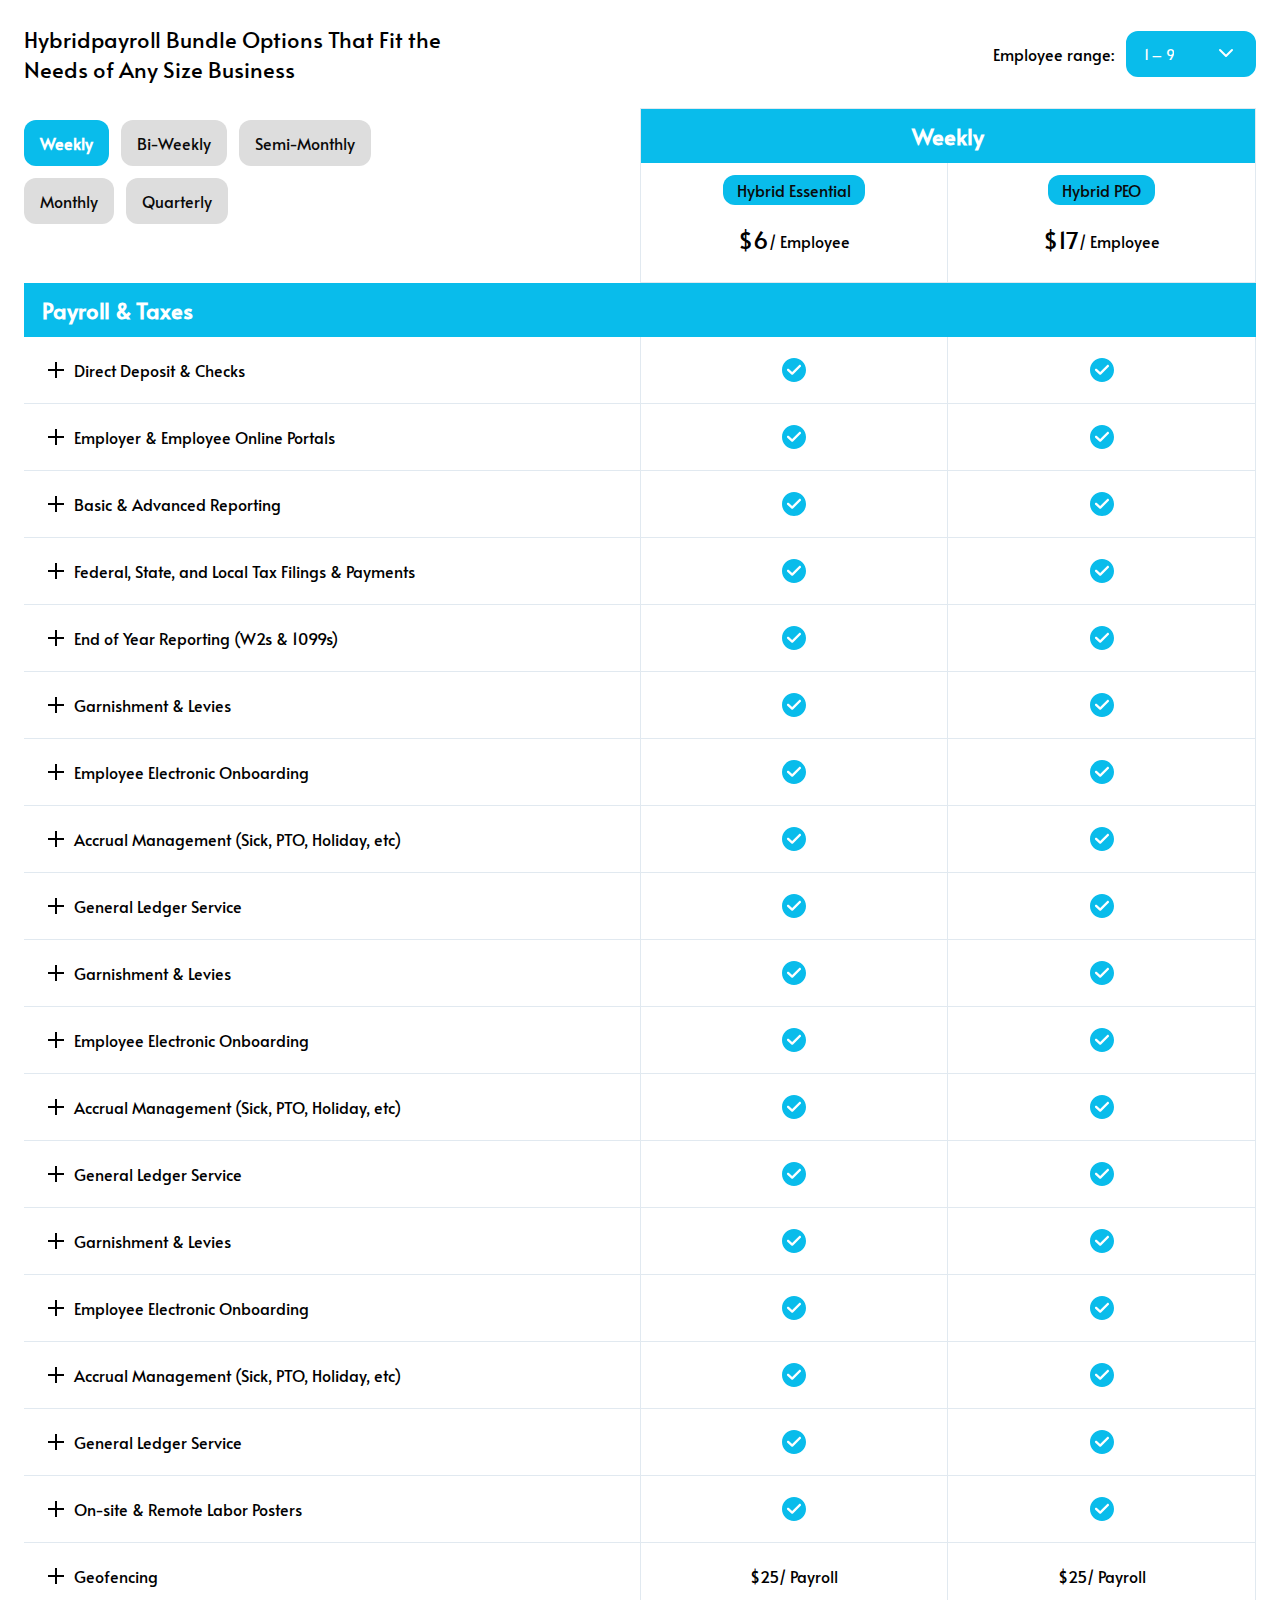
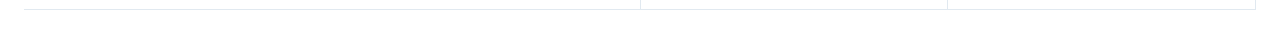
<file: 2nd.html>
<!DOCTYPE html>
<html lang="en">

<head>
  <meta charset="UTF-8">
  <meta name="viewport" content="width=device-width, initial-scale=1.0">
  <meta http-equiv="X-UA-Compatible" content="ie=edge">
  <title>Hybridpayroll Pricing</title>
  <link rel="preconnect" href="https://fonts.googleapis.com">
  <link rel="preconnect" href="https://fonts.gstatic.com" crossorigin>
  <link href="https://fonts.googleapis.com/css2?family=Alata&display=swap" rel="stylesheet">
  <link rel="stylesheet" href="style.css">
</head>

<body>

  <section>
    <div class="pricingTable-container">
      <div class="pricingTable-head-part">

        <p class="content-subhead">Hybridpayroll Bundle Options That Fit the <br>Needs of Any Size
          Business</p>




        <div class="employee-range-flex">
          <p>Employee range: </p>
          <!-- Range Dropdown -->
          <div class="custom-select">
            <div class="selected-option" tabindex="0" id="categorySelector">
              <span class="selected-text">1 – 9</span>
              <span class="arrow">
                <svg xmlns="http://www.w3.org/2000/svg" width="24" height="24" viewBox="0 0 24 24" fill="none">
                  <path d="M6 9L12 15L18 9" stroke="#fff" stroke-width="2" stroke-linecap="round"
                    stroke-linejoin="round">
                  </path>
                </svg>
              </span>
            </div>
            <div class="options-container" style="display: none;">
              <div class="option selected">1 – 9</div>
              <div class="option">10 – 24</div>
              <div class="option">25 – 49</div>
              <div class="option">50 – 99</div>
              <div class="option">100 – 149</div>
              <div class="option">150 – 199</div>
              <div class="option">200+</div>
            </div>
          </div>
          
        </div>
      </div>

      <div class="pricingTable-content">
        <div class="pricingTable-content-grid">

          <div class="content-grid-1">
            <div class="payroll-tabs-container">
              <span class="tabs-structure tabs-1 active" data-plan="weekly">Weekly</span>
              <span class="tabs-structure tabs-2" data-plan="biweekly">Bi-Weekly</span>
              <span class="tabs-structure tabs-3" data-plan="monthly">Semi-Monthly</span>
              <span class="tabs-structure tabs-3" data-plan="monthly">Monthly</span>
              <span class="tabs-structure tabs-3" data-plan="monthly">Quarterly</span>
            </div>
          </div>


          <div class="content-grid-2">
            <div class="content-head-grid">
              <div class="content-head-grid-1">
                <div class="content-head">
                  <h3>Weekly</h3>
                </div>
              </div>
              <div class="content-head-grid-2">
                <p class="content-head-grid-sub">Hybrid Essential</p>
                <div class="content-pricing-flex">
                  <span>$</span>
                  <span>6</span>
                  <span>/ Employee</span>
                </div>
              </div>
              <div class="content-head-grid-3">
                <p class="content-head-grid-sub">Hybrid PEO</p>
                <div class="content-pricing-flex">
                  <span>$</span>
                  <span>17</span>
                  <span>/ Employee</span>
                </div>
              </div>
            </div>
          </div>
        </div>
        <div class="pricingTable-content-info">
          <div class="content-info-head">
            <h4>Payroll & Taxes</h4>
          </div>
        </div>

        <div class="content-info-main-grid">
          <div class="content-info-1">
            <div class="accordion">
              <div class="accordion-header">
                <span class="accordion-icon"></span> Direct Deposit & Checks
              </div>
              <div class="accordion-content">
                Offer your employees fast, secure payment via direct deposit or physical checks, managed
                seamlessly
                through our platform.
              </div>
            </div>
          </div>
          <div class="content-info-2">
            <div class="content-info-check-grid">
              <div class="content-info-check-1">
                <svg xmlns="http://www.w3.org/2000/svg" version="1.1" xmlns:xlink="http://www.w3.org/1999/xlink"
                  width="24" height="24" x="0" y="0" viewBox="0 0 408.576 408.576"
                  style="enable-background:new 0 0 512 512" xml:space="preserve" class="">
                  <g>
                    <path
                      d="M204.288 0C91.648 0 0 91.648 0 204.288s91.648 204.288 204.288 204.288 204.288-91.648 204.288-204.288S316.928 0 204.288 0zm114.176 150.528-130.56 129.536c-7.68 7.68-19.968 8.192-28.16.512L90.624 217.6c-8.192-7.68-8.704-20.48-1.536-28.672 7.68-8.192 20.48-8.704 28.672-1.024l54.784 50.176L289.28 121.344c8.192-8.192 20.992-8.192 29.184 0s8.192 20.992 0 29.184z"
                      fill="#09bceb" opacity="1" data-original="#000000" class=""></path>
                  </g>
                </svg>
              </div>
              <div class="content-info-check-2">
                <svg xmlns="http://www.w3.org/2000/svg" version="1.1" xmlns:xlink="http://www.w3.org/1999/xlink"
                  width="24" height="24" x="0" y="0" viewBox="0 0 408.576 408.576"
                  style="enable-background:new 0 0 512 512" xml:space="preserve" class="">
                  <g>
                    <path
                      d="M204.288 0C91.648 0 0 91.648 0 204.288s91.648 204.288 204.288 204.288 204.288-91.648 204.288-204.288S316.928 0 204.288 0zm114.176 150.528-130.56 129.536c-7.68 7.68-19.968 8.192-28.16.512L90.624 217.6c-8.192-7.68-8.704-20.48-1.536-28.672 7.68-8.192 20.48-8.704 28.672-1.024l54.784 50.176L289.28 121.344c8.192-8.192 20.992-8.192 29.184 0s8.192 20.992 0 29.184z"
                      fill="#09bceb" opacity="1" data-original="#000000" class=""></path>
                  </g>
                </svg>
              </div>
            </div>
          </div>
        </div>

        <div class="content-info-main-grid">
          <div class="content-info-1">
            <div class="accordion">
              <div class="accordion-header">
                <span class="accordion-icon"></span> Employer & Employee Online Portals
              </div>
              <div class="accordion-content">
                24/7 online access for both employers and employees to view pay history, update information, and manage
                payroll from anywhere.
              </div>
            </div>
          </div>
          <div class="content-info-2">
            <div class="content-info-check-grid">
              <div class="content-info-check-1">
                <svg xmlns="http://www.w3.org/2000/svg" version="1.1" xmlns:xlink="http://www.w3.org/1999/xlink"
                  width="24" height="24" x="0" y="0" viewBox="0 0 408.576 408.576"
                  style="enable-background:new 0 0 512 512" xml:space="preserve" class="">
                  <g>
                    <path
                      d="M204.288 0C91.648 0 0 91.648 0 204.288s91.648 204.288 204.288 204.288 204.288-91.648 204.288-204.288S316.928 0 204.288 0zm114.176 150.528-130.56 129.536c-7.68 7.68-19.968 8.192-28.16.512L90.624 217.6c-8.192-7.68-8.704-20.48-1.536-28.672 7.68-8.192 20.48-8.704 28.672-1.024l54.784 50.176L289.28 121.344c8.192-8.192 20.992-8.192 29.184 0s8.192 20.992 0 29.184z"
                      fill="#09bceb" opacity="1" data-original="#000000" class=""></path>
                  </g>
                </svg>
              </div>
              <div class="content-info-check-2">
                <svg xmlns="http://www.w3.org/2000/svg" version="1.1" xmlns:xlink="http://www.w3.org/1999/xlink"
                  width="24" height="24" x="0" y="0" viewBox="0 0 408.576 408.576"
                  style="enable-background:new 0 0 512 512" xml:space="preserve" class="">
                  <g>
                    <path
                      d="M204.288 0C91.648 0 0 91.648 0 204.288s91.648 204.288 204.288 204.288 204.288-91.648 204.288-204.288S316.928 0 204.288 0zm114.176 150.528-130.56 129.536c-7.68 7.68-19.968 8.192-28.16.512L90.624 217.6c-8.192-7.68-8.704-20.48-1.536-28.672 7.68-8.192 20.48-8.704 28.672-1.024l54.784 50.176L289.28 121.344c8.192-8.192 20.992-8.192 29.184 0s8.192 20.992 0 29.184z"
                      fill="#09bceb" opacity="1" data-original="#000000" class=""></path>
                  </g>
                </svg>
              </div>
            </div>

          </div>
        </div>

        <div class="content-info-main-grid">
          <div class="content-info-1">
            <div class="accordion">
              <div class="accordion-header">
                <span class="accordion-icon"></span> Basic & Advanced Reporting
              </div>
              <div class="accordion-content">
                Gain insights with a full suite of payroll and HR reports from simple summaries to detailed analytics to
                help manage your workforce.
              </div>
            </div>
          </div>
          <div class="content-info-2">
            <div class="content-info-check-grid">
              <div class="content-info-check-1">
                <svg xmlns="http://www.w3.org/2000/svg" version="1.1" xmlns:xlink="http://www.w3.org/1999/xlink"
                  width="24" height="24" x="0" y="0" viewBox="0 0 408.576 408.576"
                  style="enable-background:new 0 0 512 512" xml:space="preserve" class="">
                  <g>
                    <path
                      d="M204.288 0C91.648 0 0 91.648 0 204.288s91.648 204.288 204.288 204.288 204.288-91.648 204.288-204.288S316.928 0 204.288 0zm114.176 150.528-130.56 129.536c-7.68 7.68-19.968 8.192-28.16.512L90.624 217.6c-8.192-7.68-8.704-20.48-1.536-28.672 7.68-8.192 20.48-8.704 28.672-1.024l54.784 50.176L289.28 121.344c8.192-8.192 20.992-8.192 29.184 0s8.192 20.992 0 29.184z"
                      fill="#09bceb" opacity="1" data-original="#000000" class=""></path>
                  </g>
                </svg>
              </div>
              <div class="content-info-check-2">
                <svg xmlns="http://www.w3.org/2000/svg" version="1.1" xmlns:xlink="http://www.w3.org/1999/xlink"
                  width="24" height="24" x="0" y="0" viewBox="0 0 408.576 408.576"
                  style="enable-background:new 0 0 512 512" xml:space="preserve" class="">
                  <g>
                    <path
                      d="M204.288 0C91.648 0 0 91.648 0 204.288s91.648 204.288 204.288 204.288 204.288-91.648 204.288-204.288S316.928 0 204.288 0zm114.176 150.528-130.56 129.536c-7.68 7.68-19.968 8.192-28.16.512L90.624 217.6c-8.192-7.68-8.704-20.48-1.536-28.672 7.68-8.192 20.48-8.704 28.672-1.024l54.784 50.176L289.28 121.344c8.192-8.192 20.992-8.192 29.184 0s8.192 20.992 0 29.184z"
                      fill="#09bceb" opacity="1" data-original="#000000" class=""></path>
                  </g>
                </svg>
              </div>
            </div>

          </div>
        </div>

        <div class="content-info-main-grid">
          <div class="content-info-1">
            <div class="accordion">
              <div class="accordion-header">
                <span class="accordion-icon"></span> Federal, State, and Local Tax Filings & Payments
              </div>
              <div class="accordion-content">
                We handle all payroll tax calculations, filings, and payments including federal, state, and local;
                ensuring compliance every step of the way.
              </div>
            </div>
          </div>
          <div class="content-info-2">
            <div class="content-info-check-grid">
              <div class="content-info-check-1">
                <svg xmlns="http://www.w3.org/2000/svg" version="1.1" xmlns:xlink="http://www.w3.org/1999/xlink"
                  width="24" height="24" x="0" y="0" viewBox="0 0 408.576 408.576"
                  style="enable-background:new 0 0 512 512" xml:space="preserve" class="">
                  <g>
                    <path
                      d="M204.288 0C91.648 0 0 91.648 0 204.288s91.648 204.288 204.288 204.288 204.288-91.648 204.288-204.288S316.928 0 204.288 0zm114.176 150.528-130.56 129.536c-7.68 7.68-19.968 8.192-28.16.512L90.624 217.6c-8.192-7.68-8.704-20.48-1.536-28.672 7.68-8.192 20.48-8.704 28.672-1.024l54.784 50.176L289.28 121.344c8.192-8.192 20.992-8.192 29.184 0s8.192 20.992 0 29.184z"
                      fill="#09bceb" opacity="1" data-original="#000000" class=""></path>
                  </g>
                </svg>
              </div>
              <div class="content-info-check-2">
                <svg xmlns="http://www.w3.org/2000/svg" version="1.1" xmlns:xlink="http://www.w3.org/1999/xlink"
                  width="24" height="24" x="0" y="0" viewBox="0 0 408.576 408.576"
                  style="enable-background:new 0 0 512 512" xml:space="preserve" class="">
                  <g>
                    <path
                      d="M204.288 0C91.648 0 0 91.648 0 204.288s91.648 204.288 204.288 204.288 204.288-91.648 204.288-204.288S316.928 0 204.288 0zm114.176 150.528-130.56 129.536c-7.68 7.68-19.968 8.192-28.16.512L90.624 217.6c-8.192-7.68-8.704-20.48-1.536-28.672 7.68-8.192 20.48-8.704 28.672-1.024l54.784 50.176L289.28 121.344c8.192-8.192 20.992-8.192 29.184 0s8.192 20.992 0 29.184z"
                      fill="#09bceb" opacity="1" data-original="#000000" class=""></path>
                  </g>
                </svg>
              </div>
            </div>

          </div>
        </div>

        <div class="content-info-main-grid">
          <div class="content-info-1">
            <div class="accordion">
              <div class="accordion-header">
                <span class="accordion-icon"></span> End of Year Reporting (W2s & 1099s)
              </div>
              <div class="accordion-content">
                We generate and file all required year-end tax forms, including W-2s and 1099s, and ensure timely
                delivery to your team and contractors.
              </div>
            </div>
          </div>
          <div class="content-info-2">
            <div class="content-info-check-grid">
              <div class="content-info-check-1">
                <svg xmlns="http://www.w3.org/2000/svg" version="1.1" xmlns:xlink="http://www.w3.org/1999/xlink"
                  width="24" height="24" x="0" y="0" viewBox="0 0 408.576 408.576"
                  style="enable-background:new 0 0 512 512" xml:space="preserve" class="">
                  <g>
                    <path
                      d="M204.288 0C91.648 0 0 91.648 0 204.288s91.648 204.288 204.288 204.288 204.288-91.648 204.288-204.288S316.928 0 204.288 0zm114.176 150.528-130.56 129.536c-7.68 7.68-19.968 8.192-28.16.512L90.624 217.6c-8.192-7.68-8.704-20.48-1.536-28.672 7.68-8.192 20.48-8.704 28.672-1.024l54.784 50.176L289.28 121.344c8.192-8.192 20.992-8.192 29.184 0s8.192 20.992 0 29.184z"
                      fill="#09bceb" opacity="1" data-original="#000000" class=""></path>
                  </g>
                </svg>
              </div>
              <div class="content-info-check-2">
                <svg xmlns="http://www.w3.org/2000/svg" version="1.1" xmlns:xlink="http://www.w3.org/1999/xlink"
                  width="24" height="24" x="0" y="0" viewBox="0 0 408.576 408.576"
                  style="enable-background:new 0 0 512 512" xml:space="preserve" class="">
                  <g>
                    <path
                      d="M204.288 0C91.648 0 0 91.648 0 204.288s91.648 204.288 204.288 204.288 204.288-91.648 204.288-204.288S316.928 0 204.288 0zm114.176 150.528-130.56 129.536c-7.68 7.68-19.968 8.192-28.16.512L90.624 217.6c-8.192-7.68-8.704-20.48-1.536-28.672 7.68-8.192 20.48-8.704 28.672-1.024l54.784 50.176L289.28 121.344c8.192-8.192 20.992-8.192 29.184 0s8.192 20.992 0 29.184z"
                      fill="#09bceb" opacity="1" data-original="#000000" class=""></path>
                  </g>
                </svg>
              </div>
            </div>

          </div>
        </div>

        <div class="content-info-main-grid">
          <div class="content-info-1">
            <div class="accordion">
              <div class="accordion-header">
                <span class="accordion-icon"></span> Garnishment & Levies
              </div>
              <div class="accordion-content">
                Automatically deducts and remits garnished wages to the appropriate agency.
              </div>
            </div>
          </div>
          <div class="content-info-2">
            <div class="content-info-check-grid">
              <div class="content-info-check-1">
                <svg xmlns="http://www.w3.org/2000/svg" version="1.1" xmlns:xlink="http://www.w3.org/1999/xlink"
                  width="24" height="24" x="0" y="0" viewBox="0 0 408.576 408.576"
                  style="enable-background:new 0 0 512 512" xml:space="preserve" class="">
                  <g>
                    <path
                      d="M204.288 0C91.648 0 0 91.648 0 204.288s91.648 204.288 204.288 204.288 204.288-91.648 204.288-204.288S316.928 0 204.288 0zm114.176 150.528-130.56 129.536c-7.68 7.68-19.968 8.192-28.16.512L90.624 217.6c-8.192-7.68-8.704-20.48-1.536-28.672 7.68-8.192 20.48-8.704 28.672-1.024l54.784 50.176L289.28 121.344c8.192-8.192 20.992-8.192 29.184 0s8.192 20.992 0 29.184z"
                      fill="#09bceb" opacity="1" data-original="#000000" class=""></path>
                  </g>
                </svg>
              </div>
              <div class="content-info-check-2">
                <svg xmlns="http://www.w3.org/2000/svg" version="1.1" xmlns:xlink="http://www.w3.org/1999/xlink"
                  width="24" height="24" x="0" y="0" viewBox="0 0 408.576 408.576"
                  style="enable-background:new 0 0 512 512" xml:space="preserve" class="">
                  <g>
                    <path
                      d="M204.288 0C91.648 0 0 91.648 0 204.288s91.648 204.288 204.288 204.288 204.288-91.648 204.288-204.288S316.928 0 204.288 0zm114.176 150.528-130.56 129.536c-7.68 7.68-19.968 8.192-28.16.512L90.624 217.6c-8.192-7.68-8.704-20.48-1.536-28.672 7.68-8.192 20.48-8.704 28.672-1.024l54.784 50.176L289.28 121.344c8.192-8.192 20.992-8.192 29.184 0s8.192 20.992 0 29.184z"
                      fill="#09bceb" opacity="1" data-original="#000000" class=""></path>
                  </g>
                </svg>
              </div>
            </div>

          </div>
        </div>

        <div class="content-info-main-grid">
          <div class="content-info-1">
            <div class="accordion">
              <div class="accordion-header">
                <span class="accordion-icon"></span> Employee Electronic Onboarding
              </div>
              <div class="accordion-content">
                Streamline your new hire process with fully digital onboarding. Collect forms, tax documents, and
                employee information securely and efficiently.
              </div>
            </div>
          </div>
          <div class="content-info-2">
            <div class="content-info-check-grid">
              <div class="content-info-check-1">
                <svg xmlns="http://www.w3.org/2000/svg" version="1.1" xmlns:xlink="http://www.w3.org/1999/xlink"
                  width="24" height="24" x="0" y="0" viewBox="0 0 408.576 408.576"
                  style="enable-background:new 0 0 512 512" xml:space="preserve" class="">
                  <g>
                    <path
                      d="M204.288 0C91.648 0 0 91.648 0 204.288s91.648 204.288 204.288 204.288 204.288-91.648 204.288-204.288S316.928 0 204.288 0zm114.176 150.528-130.56 129.536c-7.68 7.68-19.968 8.192-28.16.512L90.624 217.6c-8.192-7.68-8.704-20.48-1.536-28.672 7.68-8.192 20.48-8.704 28.672-1.024l54.784 50.176L289.28 121.344c8.192-8.192 20.992-8.192 29.184 0s8.192 20.992 0 29.184z"
                      fill="#09bceb" opacity="1" data-original="#000000" class=""></path>
                  </g>
                </svg>
              </div>
              <div class="content-info-check-2">
                <svg xmlns="http://www.w3.org/2000/svg" version="1.1" xmlns:xlink="http://www.w3.org/1999/xlink"
                  width="24" height="24" x="0" y="0" viewBox="0 0 408.576 408.576"
                  style="enable-background:new 0 0 512 512" xml:space="preserve" class="">
                  <g>
                    <path
                      d="M204.288 0C91.648 0 0 91.648 0 204.288s91.648 204.288 204.288 204.288 204.288-91.648 204.288-204.288S316.928 0 204.288 0zm114.176 150.528-130.56 129.536c-7.68 7.68-19.968 8.192-28.16.512L90.624 217.6c-8.192-7.68-8.704-20.48-1.536-28.672 7.68-8.192 20.48-8.704 28.672-1.024l54.784 50.176L289.28 121.344c8.192-8.192 20.992-8.192 29.184 0s8.192 20.992 0 29.184z"
                      fill="#09bceb" opacity="1" data-original="#000000" class=""></path>
                  </g>
                </svg>
              </div>
            </div>

          </div>
        </div>

        <div class="content-info-main-grid">
          <div class="content-info-1">
            <div class="accordion">
              <div class="accordion-header">
                <span class="accordion-icon"></span> Accrual Management (Sick, PTO, Holiday, etc)
              </div>
              <div class="accordion-content">
                Track and automate time-off accruals for vacation, sick leave, holidays, and custom policies. Everything
                is built directly into payroll.
              </div>
            </div>
          </div>
          <div class="content-info-2">
            <div class="content-info-check-grid">
              <div class="content-info-check-1">
                <svg xmlns="http://www.w3.org/2000/svg" version="1.1" xmlns:xlink="http://www.w3.org/1999/xlink"
                  width="24" height="24" x="0" y="0" viewBox="0 0 408.576 408.576"
                  style="enable-background:new 0 0 512 512" xml:space="preserve" class="">
                  <g>
                    <path
                      d="M204.288 0C91.648 0 0 91.648 0 204.288s91.648 204.288 204.288 204.288 204.288-91.648 204.288-204.288S316.928 0 204.288 0zm114.176 150.528-130.56 129.536c-7.68 7.68-19.968 8.192-28.16.512L90.624 217.6c-8.192-7.68-8.704-20.48-1.536-28.672 7.68-8.192 20.48-8.704 28.672-1.024l54.784 50.176L289.28 121.344c8.192-8.192 20.992-8.192 29.184 0s8.192 20.992 0 29.184z"
                      fill="#09bceb" opacity="1" data-original="#000000" class=""></path>
                  </g>
                </svg>
              </div>
              <div class="content-info-check-2">
                <svg xmlns="http://www.w3.org/2000/svg" version="1.1" xmlns:xlink="http://www.w3.org/1999/xlink"
                  width="24" height="24" x="0" y="0" viewBox="0 0 408.576 408.576"
                  style="enable-background:new 0 0 512 512" xml:space="preserve" class="">
                  <g>
                    <path
                      d="M204.288 0C91.648 0 0 91.648 0 204.288s91.648 204.288 204.288 204.288 204.288-91.648 204.288-204.288S316.928 0 204.288 0zm114.176 150.528-130.56 129.536c-7.68 7.68-19.968 8.192-28.16.512L90.624 217.6c-8.192-7.68-8.704-20.48-1.536-28.672 7.68-8.192 20.48-8.704 28.672-1.024l54.784 50.176L289.28 121.344c8.192-8.192 20.992-8.192 29.184 0s8.192 20.992 0 29.184z"
                      fill="#09bceb" opacity="1" data-original="#000000" class=""></path>
                  </g>
                </svg>
              </div>
            </div>

          </div>
        </div>

        <div class="content-info-main-grid">
          <div class="content-info-1">
            <div class="accordion">
              <div class="accordion-header">
                <span class="accordion-icon"></span> General Ledger Service
              </div>
              <div class="accordion-content">
                Easily transfer payroll data to accounting software to create customizable and flexible reports and
                improve efficiency, workflow, accuracy, and accessibility.
              </div>
            </div>
          </div>
          <div class="content-info-2">
            <div class="content-info-check-grid">
              <div class="content-info-check-1">
                <svg xmlns="http://www.w3.org/2000/svg" version="1.1" xmlns:xlink="http://www.w3.org/1999/xlink"
                  width="24" height="24" x="0" y="0" viewBox="0 0 408.576 408.576"
                  style="enable-background:new 0 0 512 512" xml:space="preserve" class="">
                  <g>
                    <path
                      d="M204.288 0C91.648 0 0 91.648 0 204.288s91.648 204.288 204.288 204.288 204.288-91.648 204.288-204.288S316.928 0 204.288 0zm114.176 150.528-130.56 129.536c-7.68 7.68-19.968 8.192-28.16.512L90.624 217.6c-8.192-7.68-8.704-20.48-1.536-28.672 7.68-8.192 20.48-8.704 28.672-1.024l54.784 50.176L289.28 121.344c8.192-8.192 20.992-8.192 29.184 0s8.192 20.992 0 29.184z"
                      fill="#09bceb" opacity="1" data-original="#000000" class=""></path>
                  </g>
                </svg>
              </div>
              <div class="content-info-check-2">
                <svg xmlns="http://www.w3.org/2000/svg" version="1.1" xmlns:xlink="http://www.w3.org/1999/xlink"
                  width="24" height="24" x="0" y="0" viewBox="0 0 408.576 408.576"
                  style="enable-background:new 0 0 512 512" xml:space="preserve" class="">
                  <g>
                    <path
                      d="M204.288 0C91.648 0 0 91.648 0 204.288s91.648 204.288 204.288 204.288 204.288-91.648 204.288-204.288S316.928 0 204.288 0zm114.176 150.528-130.56 129.536c-7.68 7.68-19.968 8.192-28.16.512L90.624 217.6c-8.192-7.68-8.704-20.48-1.536-28.672 7.68-8.192 20.48-8.704 28.672-1.024l54.784 50.176L289.28 121.344c8.192-8.192 20.992-8.192 29.184 0s8.192 20.992 0 29.184z"
                      fill="#09bceb" opacity="1" data-original="#000000" class=""></path>
                  </g>
                </svg>
              </div>
            </div>

          </div>
        </div>





        <div class="content-info-main-grid">
          <div class="content-info-1">
            <div class="accordion">
              <div class="accordion-header">
                <span class="accordion-icon"></span> Garnishment & Levies
              </div>
              <div class="accordion-content">
                Automatically deducts and remits garnished wages to the appropriate agency.
              </div>
            </div>
          </div>
          <div class="content-info-2">
            <div class="content-info-check-grid">
              <div class="content-info-check-1">
                <svg xmlns="http://www.w3.org/2000/svg" version="1.1" xmlns:xlink="http://www.w3.org/1999/xlink"
                  width="24" height="24" x="0" y="0" viewBox="0 0 408.576 408.576"
                  style="enable-background:new 0 0 512 512" xml:space="preserve" class="">
                  <g>
                    <path
                      d="M204.288 0C91.648 0 0 91.648 0 204.288s91.648 204.288 204.288 204.288 204.288-91.648 204.288-204.288S316.928 0 204.288 0zm114.176 150.528-130.56 129.536c-7.68 7.68-19.968 8.192-28.16.512L90.624 217.6c-8.192-7.68-8.704-20.48-1.536-28.672 7.68-8.192 20.48-8.704 28.672-1.024l54.784 50.176L289.28 121.344c8.192-8.192 20.992-8.192 29.184 0s8.192 20.992 0 29.184z"
                      fill="#09bceb" opacity="1" data-original="#000000" class=""></path>
                  </g>
                </svg>
              </div>
              <div class="content-info-check-2">
                <svg xmlns="http://www.w3.org/2000/svg" version="1.1" xmlns:xlink="http://www.w3.org/1999/xlink"
                  width="24" height="24" x="0" y="0" viewBox="0 0 408.576 408.576"
                  style="enable-background:new 0 0 512 512" xml:space="preserve" class="">
                  <g>
                    <path
                      d="M204.288 0C91.648 0 0 91.648 0 204.288s91.648 204.288 204.288 204.288 204.288-91.648 204.288-204.288S316.928 0 204.288 0zm114.176 150.528-130.56 129.536c-7.68 7.68-19.968 8.192-28.16.512L90.624 217.6c-8.192-7.68-8.704-20.48-1.536-28.672 7.68-8.192 20.48-8.704 28.672-1.024l54.784 50.176L289.28 121.344c8.192-8.192 20.992-8.192 29.184 0s8.192 20.992 0 29.184z"
                      fill="#09bceb" opacity="1" data-original="#000000" class=""></path>
                  </g>
                </svg>
              </div>
            </div>

          </div>
        </div>

        <div class="content-info-main-grid">
          <div class="content-info-1">
            <div class="accordion">
              <div class="accordion-header">
                <span class="accordion-icon"></span> Employee Electronic Onboarding
              </div>
              <div class="accordion-content">
                Streamline your new hire process with fully digital onboarding. Collect forms, tax documents, and
                employee information securely and efficiently.
              </div>
            </div>
          </div>
          <div class="content-info-2">
            <div class="content-info-check-grid">
              <div class="content-info-check-1">
                <svg xmlns="http://www.w3.org/2000/svg" version="1.1" xmlns:xlink="http://www.w3.org/1999/xlink"
                  width="24" height="24" x="0" y="0" viewBox="0 0 408.576 408.576"
                  style="enable-background:new 0 0 512 512" xml:space="preserve" class="">
                  <g>
                    <path
                      d="M204.288 0C91.648 0 0 91.648 0 204.288s91.648 204.288 204.288 204.288 204.288-91.648 204.288-204.288S316.928 0 204.288 0zm114.176 150.528-130.56 129.536c-7.68 7.68-19.968 8.192-28.16.512L90.624 217.6c-8.192-7.68-8.704-20.48-1.536-28.672 7.68-8.192 20.48-8.704 28.672-1.024l54.784 50.176L289.28 121.344c8.192-8.192 20.992-8.192 29.184 0s8.192 20.992 0 29.184z"
                      fill="#09bceb" opacity="1" data-original="#000000" class=""></path>
                  </g>
                </svg>
              </div>
              <div class="content-info-check-2">
                <svg xmlns="http://www.w3.org/2000/svg" version="1.1" xmlns:xlink="http://www.w3.org/1999/xlink"
                  width="24" height="24" x="0" y="0" viewBox="0 0 408.576 408.576"
                  style="enable-background:new 0 0 512 512" xml:space="preserve" class="">
                  <g>
                    <path
                      d="M204.288 0C91.648 0 0 91.648 0 204.288s91.648 204.288 204.288 204.288 204.288-91.648 204.288-204.288S316.928 0 204.288 0zm114.176 150.528-130.56 129.536c-7.68 7.68-19.968 8.192-28.16.512L90.624 217.6c-8.192-7.68-8.704-20.48-1.536-28.672 7.68-8.192 20.48-8.704 28.672-1.024l54.784 50.176L289.28 121.344c8.192-8.192 20.992-8.192 29.184 0s8.192 20.992 0 29.184z"
                      fill="#09bceb" opacity="1" data-original="#000000" class=""></path>
                  </g>
                </svg>
              </div>
            </div>

          </div>
        </div>

        <div class="content-info-main-grid">
          <div class="content-info-1">
            <div class="accordion">
              <div class="accordion-header">
                <span class="accordion-icon"></span> Accrual Management (Sick, PTO, Holiday, etc)
              </div>
              <div class="accordion-content">
                Track and automate time-off accruals for vacation, sick leave, holidays, and custom policies. Everything
                is built directly into payroll.
              </div>
            </div>
          </div>
          <div class="content-info-2">
            <div class="content-info-check-grid">
              <div class="content-info-check-1">
                <svg xmlns="http://www.w3.org/2000/svg" version="1.1" xmlns:xlink="http://www.w3.org/1999/xlink"
                  width="24" height="24" x="0" y="0" viewBox="0 0 408.576 408.576"
                  style="enable-background:new 0 0 512 512" xml:space="preserve" class="">
                  <g>
                    <path
                      d="M204.288 0C91.648 0 0 91.648 0 204.288s91.648 204.288 204.288 204.288 204.288-91.648 204.288-204.288S316.928 0 204.288 0zm114.176 150.528-130.56 129.536c-7.68 7.68-19.968 8.192-28.16.512L90.624 217.6c-8.192-7.68-8.704-20.48-1.536-28.672 7.68-8.192 20.48-8.704 28.672-1.024l54.784 50.176L289.28 121.344c8.192-8.192 20.992-8.192 29.184 0s8.192 20.992 0 29.184z"
                      fill="#09bceb" opacity="1" data-original="#000000" class=""></path>
                  </g>
                </svg>
              </div>
              <div class="content-info-check-2">
                <svg xmlns="http://www.w3.org/2000/svg" version="1.1" xmlns:xlink="http://www.w3.org/1999/xlink"
                  width="24" height="24" x="0" y="0" viewBox="0 0 408.576 408.576"
                  style="enable-background:new 0 0 512 512" xml:space="preserve" class="">
                  <g>
                    <path
                      d="M204.288 0C91.648 0 0 91.648 0 204.288s91.648 204.288 204.288 204.288 204.288-91.648 204.288-204.288S316.928 0 204.288 0zm114.176 150.528-130.56 129.536c-7.68 7.68-19.968 8.192-28.16.512L90.624 217.6c-8.192-7.68-8.704-20.48-1.536-28.672 7.68-8.192 20.48-8.704 28.672-1.024l54.784 50.176L289.28 121.344c8.192-8.192 20.992-8.192 29.184 0s8.192 20.992 0 29.184z"
                      fill="#09bceb" opacity="1" data-original="#000000" class=""></path>
                  </g>
                </svg>
              </div>
            </div>

          </div>
        </div>

        <div class="content-info-main-grid">
          <div class="content-info-1">
            <div class="accordion">
              <div class="accordion-header">
                <span class="accordion-icon"></span> General Ledger Service
              </div>
              <div class="accordion-content">
                Easily transfer payroll data to accounting software to create customizable and flexible reports and
                improve efficiency, workflow, accuracy, and accessibility.
              </div>
            </div>
          </div>
          <div class="content-info-2">
            <div class="content-info-check-grid">
              <div class="content-info-check-1">
                <svg xmlns="http://www.w3.org/2000/svg" version="1.1" xmlns:xlink="http://www.w3.org/1999/xlink"
                  width="24" height="24" x="0" y="0" viewBox="0 0 408.576 408.576"
                  style="enable-background:new 0 0 512 512" xml:space="preserve" class="">
                  <g>
                    <path
                      d="M204.288 0C91.648 0 0 91.648 0 204.288s91.648 204.288 204.288 204.288 204.288-91.648 204.288-204.288S316.928 0 204.288 0zm114.176 150.528-130.56 129.536c-7.68 7.68-19.968 8.192-28.16.512L90.624 217.6c-8.192-7.68-8.704-20.48-1.536-28.672 7.68-8.192 20.48-8.704 28.672-1.024l54.784 50.176L289.28 121.344c8.192-8.192 20.992-8.192 29.184 0s8.192 20.992 0 29.184z"
                      fill="#09bceb" opacity="1" data-original="#000000" class=""></path>
                  </g>
                </svg>
              </div>
              <div class="content-info-check-2">
                <svg xmlns="http://www.w3.org/2000/svg" version="1.1" xmlns:xlink="http://www.w3.org/1999/xlink"
                  width="24" height="24" x="0" y="0" viewBox="0 0 408.576 408.576"
                  style="enable-background:new 0 0 512 512" xml:space="preserve" class="">
                  <g>
                    <path
                      d="M204.288 0C91.648 0 0 91.648 0 204.288s91.648 204.288 204.288 204.288 204.288-91.648 204.288-204.288S316.928 0 204.288 0zm114.176 150.528-130.56 129.536c-7.68 7.68-19.968 8.192-28.16.512L90.624 217.6c-8.192-7.68-8.704-20.48-1.536-28.672 7.68-8.192 20.48-8.704 28.672-1.024l54.784 50.176L289.28 121.344c8.192-8.192 20.992-8.192 29.184 0s8.192 20.992 0 29.184z"
                      fill="#09bceb" opacity="1" data-original="#000000" class=""></path>
                  </g>
                </svg>
              </div>
            </div>

          </div>
        </div>


        <div class="content-info-main-grid">
          <div class="content-info-1">
            <div class="accordion">
              <div class="accordion-header">
                <span class="accordion-icon"></span> Garnishment & Levies
              </div>
              <div class="accordion-content">
                Automatically deducts and remits garnished wages to the appropriate agency.
              </div>
            </div>
          </div>
          <div class="content-info-2">
            <div class="content-info-check-grid">
              <div class="content-info-check-1">
                <svg xmlns="http://www.w3.org/2000/svg" version="1.1" xmlns:xlink="http://www.w3.org/1999/xlink"
                  width="24" height="24" x="0" y="0" viewBox="0 0 408.576 408.576"
                  style="enable-background:new 0 0 512 512" xml:space="preserve" class="">
                  <g>
                    <path
                      d="M204.288 0C91.648 0 0 91.648 0 204.288s91.648 204.288 204.288 204.288 204.288-91.648 204.288-204.288S316.928 0 204.288 0zm114.176 150.528-130.56 129.536c-7.68 7.68-19.968 8.192-28.16.512L90.624 217.6c-8.192-7.68-8.704-20.48-1.536-28.672 7.68-8.192 20.48-8.704 28.672-1.024l54.784 50.176L289.28 121.344c8.192-8.192 20.992-8.192 29.184 0s8.192 20.992 0 29.184z"
                      fill="#09bceb" opacity="1" data-original="#000000" class=""></path>
                  </g>
                </svg>
              </div>
              <div class="content-info-check-2">
                <svg xmlns="http://www.w3.org/2000/svg" version="1.1" xmlns:xlink="http://www.w3.org/1999/xlink"
                  width="24" height="24" x="0" y="0" viewBox="0 0 408.576 408.576"
                  style="enable-background:new 0 0 512 512" xml:space="preserve" class="">
                  <g>
                    <path
                      d="M204.288 0C91.648 0 0 91.648 0 204.288s91.648 204.288 204.288 204.288 204.288-91.648 204.288-204.288S316.928 0 204.288 0zm114.176 150.528-130.56 129.536c-7.68 7.68-19.968 8.192-28.16.512L90.624 217.6c-8.192-7.68-8.704-20.48-1.536-28.672 7.68-8.192 20.48-8.704 28.672-1.024l54.784 50.176L289.28 121.344c8.192-8.192 20.992-8.192 29.184 0s8.192 20.992 0 29.184z"
                      fill="#09bceb" opacity="1" data-original="#000000" class=""></path>
                  </g>
                </svg>
              </div>
            </div>

          </div>
        </div>

        <div class="content-info-main-grid">
          <div class="content-info-1">
            <div class="accordion">
              <div class="accordion-header">
                <span class="accordion-icon"></span> Employee Electronic Onboarding
              </div>
              <div class="accordion-content">
                Streamline your new hire process with fully digital onboarding. Collect forms, tax documents, and
                employee information securely and efficiently.
              </div>
            </div>
          </div>
          <div class="content-info-2">
            <div class="content-info-check-grid">
              <div class="content-info-check-1">
                <svg xmlns="http://www.w3.org/2000/svg" version="1.1" xmlns:xlink="http://www.w3.org/1999/xlink"
                  width="24" height="24" x="0" y="0" viewBox="0 0 408.576 408.576"
                  style="enable-background:new 0 0 512 512" xml:space="preserve" class="">
                  <g>
                    <path
                      d="M204.288 0C91.648 0 0 91.648 0 204.288s91.648 204.288 204.288 204.288 204.288-91.648 204.288-204.288S316.928 0 204.288 0zm114.176 150.528-130.56 129.536c-7.68 7.68-19.968 8.192-28.16.512L90.624 217.6c-8.192-7.68-8.704-20.48-1.536-28.672 7.68-8.192 20.48-8.704 28.672-1.024l54.784 50.176L289.28 121.344c8.192-8.192 20.992-8.192 29.184 0s8.192 20.992 0 29.184z"
                      fill="#09bceb" opacity="1" data-original="#000000" class=""></path>
                  </g>
                </svg>
              </div>
              <div class="content-info-check-2">
                <svg xmlns="http://www.w3.org/2000/svg" version="1.1" xmlns:xlink="http://www.w3.org/1999/xlink"
                  width="24" height="24" x="0" y="0" viewBox="0 0 408.576 408.576"
                  style="enable-background:new 0 0 512 512" xml:space="preserve" class="">
                  <g>
                    <path
                      d="M204.288 0C91.648 0 0 91.648 0 204.288s91.648 204.288 204.288 204.288 204.288-91.648 204.288-204.288S316.928 0 204.288 0zm114.176 150.528-130.56 129.536c-7.68 7.68-19.968 8.192-28.16.512L90.624 217.6c-8.192-7.68-8.704-20.48-1.536-28.672 7.68-8.192 20.48-8.704 28.672-1.024l54.784 50.176L289.28 121.344c8.192-8.192 20.992-8.192 29.184 0s8.192 20.992 0 29.184z"
                      fill="#09bceb" opacity="1" data-original="#000000" class=""></path>
                  </g>
                </svg>
              </div>
            </div>

          </div>
        </div>

        <div class="content-info-main-grid">
          <div class="content-info-1">
            <div class="accordion">
              <div class="accordion-header">
                <span class="accordion-icon"></span> Accrual Management (Sick, PTO, Holiday, etc)
              </div>
              <div class="accordion-content">
                Track and automate time-off accruals for vacation, sick leave, holidays, and custom policies. Everything
                is built directly into payroll.
              </div>
            </div>
          </div>
          <div class="content-info-2">
            <div class="content-info-check-grid">
              <div class="content-info-check-1">
                <svg xmlns="http://www.w3.org/2000/svg" version="1.1" xmlns:xlink="http://www.w3.org/1999/xlink"
                  width="24" height="24" x="0" y="0" viewBox="0 0 408.576 408.576"
                  style="enable-background:new 0 0 512 512" xml:space="preserve" class="">
                  <g>
                    <path
                      d="M204.288 0C91.648 0 0 91.648 0 204.288s91.648 204.288 204.288 204.288 204.288-91.648 204.288-204.288S316.928 0 204.288 0zm114.176 150.528-130.56 129.536c-7.68 7.68-19.968 8.192-28.16.512L90.624 217.6c-8.192-7.68-8.704-20.48-1.536-28.672 7.68-8.192 20.48-8.704 28.672-1.024l54.784 50.176L289.28 121.344c8.192-8.192 20.992-8.192 29.184 0s8.192 20.992 0 29.184z"
                      fill="#09bceb" opacity="1" data-original="#000000" class=""></path>
                  </g>
                </svg>
              </div>
              <div class="content-info-check-2">
                <svg xmlns="http://www.w3.org/2000/svg" version="1.1" xmlns:xlink="http://www.w3.org/1999/xlink"
                  width="24" height="24" x="0" y="0" viewBox="0 0 408.576 408.576"
                  style="enable-background:new 0 0 512 512" xml:space="preserve" class="">
                  <g>
                    <path
                      d="M204.288 0C91.648 0 0 91.648 0 204.288s91.648 204.288 204.288 204.288 204.288-91.648 204.288-204.288S316.928 0 204.288 0zm114.176 150.528-130.56 129.536c-7.68 7.68-19.968 8.192-28.16.512L90.624 217.6c-8.192-7.68-8.704-20.48-1.536-28.672 7.68-8.192 20.48-8.704 28.672-1.024l54.784 50.176L289.28 121.344c8.192-8.192 20.992-8.192 29.184 0s8.192 20.992 0 29.184z"
                      fill="#09bceb" opacity="1" data-original="#000000" class=""></path>
                  </g>
                </svg>
              </div>
            </div>

          </div>
        </div>

        <div class="content-info-main-grid">
          <div class="content-info-1">
            <div class="accordion">
              <div class="accordion-header">
                <span class="accordion-icon"></span> General Ledger Service
              </div>
              <div class="accordion-content">
                Easily transfer payroll data to accounting software to create customizable and flexible reports and
                improve efficiency, workflow, accuracy, and accessibility.
              </div>
            </div>
          </div>
          <div class="content-info-2">
            <div class="content-info-check-grid">
              <div class="content-info-check-1">
                <svg xmlns="http://www.w3.org/2000/svg" version="1.1" xmlns:xlink="http://www.w3.org/1999/xlink"
                  width="24" height="24" x="0" y="0" viewBox="0 0 408.576 408.576"
                  style="enable-background:new 0 0 512 512" xml:space="preserve" class="">
                  <g>
                    <path
                      d="M204.288 0C91.648 0 0 91.648 0 204.288s91.648 204.288 204.288 204.288 204.288-91.648 204.288-204.288S316.928 0 204.288 0zm114.176 150.528-130.56 129.536c-7.68 7.68-19.968 8.192-28.16.512L90.624 217.6c-8.192-7.68-8.704-20.48-1.536-28.672 7.68-8.192 20.48-8.704 28.672-1.024l54.784 50.176L289.28 121.344c8.192-8.192 20.992-8.192 29.184 0s8.192 20.992 0 29.184z"
                      fill="#09bceb" opacity="1" data-original="#000000" class=""></path>
                  </g>
                </svg>
              </div>
              <div class="content-info-check-2">
                <svg xmlns="http://www.w3.org/2000/svg" version="1.1" xmlns:xlink="http://www.w3.org/1999/xlink"
                  width="24" height="24" x="0" y="0" viewBox="0 0 408.576 408.576"
                  style="enable-background:new 0 0 512 512" xml:space="preserve" class="">
                  <g>
                    <path
                      d="M204.288 0C91.648 0 0 91.648 0 204.288s91.648 204.288 204.288 204.288 204.288-91.648 204.288-204.288S316.928 0 204.288 0zm114.176 150.528-130.56 129.536c-7.68 7.68-19.968 8.192-28.16.512L90.624 217.6c-8.192-7.68-8.704-20.48-1.536-28.672 7.68-8.192 20.48-8.704 28.672-1.024l54.784 50.176L289.28 121.344c8.192-8.192 20.992-8.192 29.184 0s8.192 20.992 0 29.184z"
                      fill="#09bceb" opacity="1" data-original="#000000" class=""></path>
                  </g>
                </svg>
              </div>
            </div>

          </div>
        </div>







        <div class="content-info-main-grid">
          <div class="content-info-1">
            <div class="accordion">
              <div class="accordion-header">
                <span class="accordion-icon"></span> On-site & Remote Labor Posters
              </div>
              <div class="accordion-content">
                Stay compliant with up-to-date labor law posters for both physical workplaces and remote teams. Posters
                are delivered and maintained automatically.
              </div>
            </div>
          </div>
          <div class="content-info-2">
            <div class="content-info-check-grid">
              <div class="content-info-check-1">
                <svg xmlns="http://www.w3.org/2000/svg" version="1.1" xmlns:xlink="http://www.w3.org/1999/xlink"
                  width="24" height="24" x="0" y="0" viewBox="0 0 408.576 408.576"
                  style="enable-background:new 0 0 512 512" xml:space="preserve" class="">
                  <g>
                    <path
                      d="M204.288 0C91.648 0 0 91.648 0 204.288s91.648 204.288 204.288 204.288 204.288-91.648 204.288-204.288S316.928 0 204.288 0zm114.176 150.528-130.56 129.536c-7.68 7.68-19.968 8.192-28.16.512L90.624 217.6c-8.192-7.68-8.704-20.48-1.536-28.672 7.68-8.192 20.48-8.704 28.672-1.024l54.784 50.176L289.28 121.344c8.192-8.192 20.992-8.192 29.184 0s8.192 20.992 0 29.184z"
                      fill="#09bceb" opacity="1" data-original="#000000" class=""></path>
                  </g>
                </svg>
              </div>
              <div class="content-info-check-2">
                <svg xmlns="http://www.w3.org/2000/svg" version="1.1" xmlns:xlink="http://www.w3.org/1999/xlink"
                  width="24" height="24" x="0" y="0" viewBox="0 0 408.576 408.576"
                  style="enable-background:new 0 0 512 512" xml:space="preserve" class="">
                  <g>
                    <path
                      d="M204.288 0C91.648 0 0 91.648 0 204.288s91.648 204.288 204.288 204.288 204.288-91.648 204.288-204.288S316.928 0 204.288 0zm114.176 150.528-130.56 129.536c-7.68 7.68-19.968 8.192-28.16.512L90.624 217.6c-8.192-7.68-8.704-20.48-1.536-28.672 7.68-8.192 20.48-8.704 28.672-1.024l54.784 50.176L289.28 121.344c8.192-8.192 20.992-8.192 29.184 0s8.192 20.992 0 29.184z"
                      fill="#09bceb" opacity="1" data-original="#000000" class=""></path>
                  </g>
                </svg>
              </div>
            </div>

          </div>
        </div>




        <div class="content-info-main-grid" data-price-key="geofencing">
          <div class="content-info-1">
            <div class="accordion">
              <div class="accordion-header">
                <span class="accordion-icon"></span> Geofencing
              </div>
              <div class="accordion-content">
                Eliminate time clock in & out errors and theft with geofencing. Easily create map
                boundaries and limit employee punches to work at locations within your custom
                boundaries.
              </div>
            </div>
          </div>
          <div class="content-info-2">
            <div class="content-info-check-grid">
              <div class="content-info-check-1">
                $<span data-price-pos="left">25</span> / Payroll
              </div>
              <div class="content-info-check-2">
                $<span data-price-pos="right">25</span> / Payroll
              </div>
            </div>

          </div>
        </div>
      </div>
    </div>
  </section>


  <script>
    document.querySelectorAll('.accordion-header').forEach(header => {
      header.addEventListener('click', () => {
        const content = header.nextElementSibling;
        header.classList.toggle('active');

        if (content.style.maxHeight) {
          content.style.maxHeight = null;
        } else {
          content.style.maxHeight = content.scrollHeight + "px";
        }
      });
    });

    // Custom dropdown
    document.querySelectorAll('.custom-select').forEach(customSelect => {
      const selectedOption = customSelect.querySelector('.selected-option');
      const optionsContainer = customSelect.querySelector('.options-container');
      const options = customSelect.querySelectorAll('.option');
      const selectedText = selectedOption.querySelector('.selected-text');

      // Toggle the options container on click
      selectedOption.addEventListener('click', () => {
        const isVisible = optionsContainer.style.display === 'block';
        document.querySelectorAll('.options-container').forEach(container => {
          container.style.display = 'none'; // Close other dropdowns
        });
        optionsContainer.style.display = isVisible ? 'none' : 'block';
        customSelect.classList.toggle('active', !isVisible);
      });

      // Add click event for each option
      options.forEach(option => {
        option.addEventListener('click', () => {
          selectedText.innerText = option.innerText;
          options.forEach(opt => opt.classList.remove('selected'));
          option.classList.add('selected');
          optionsContainer.style.display = 'none';
          customSelect.classList.remove('active');

          // Update current range & prices
          currentRange = option.innerText.trim();
          updatePrices();
        });
      });

      // Close the dropdown if clicked outside
      document.addEventListener('click', function (event) {
        if (!event.target.closest('.custom-select')) {
          optionsContainer.style.display = 'none';
          customSelect.classList.remove('active');
        }
      });
    });

    // Pricing table data
    const pricingData = {
      weekly: {
        "1 – 9": { essential: 6, peo: 17, geofencing: { left: 25, right: 25 } },
        "10 – 24": { essential: 6, peo: 16, geofencing: { left: 25, right: 25 } },
        "25 – 49": { essential: 5, peo: 15, geofencing: { left: 25, right: 25 } },
        "50 – 99": { essential: 5, peo: 14, geofencing: { left: 18, right: 18 } },
        "100 – 149": { essential: 4, peo: 13, geofencing: { left: 18, right: 18 } },
        "150 – 199": { essential: 4, peo: 12, geofencing: { left: 18, right: 18 } },
        "200+": { essential: null, peo: null, geofencing: { left: 20, right: 20 } },
      },
      biweekly: {
        "1 – 9": { essential: 12, peo: 35, geofencing: { left: 28, right: 28 } },
        "10 – 24": { essential: 11, peo: 33, geofencing: { left: 25, right: 25 } },
        "25 – 49": { essential: 11, peo: 49, geofencing: { left: 23, right: 23 } },
        "50 – 99": { essential: 10, peo: 29, geofencing: { left: 20, right: 20 } },
        "100 – 149": { essential: 9, peo: 27, geofencing: { left: 20, right: 20 } },
        "150 – 199": { essential: 8, peo: 25, geofencing: { left: 20, right: 20 } },
        "200+": { essential: null, peo: null, geofencing: { left: 18, right: 18 } },
      },
      monthly: { // NEW
        "1 – 9": { essential: 20, peo: 50, geofencing: { left: 30, right: 30 } },
        "10 – 24": { essential: 18, peo: 45, geofencing: { left: 28, right: 28 } },
        "25 – 49": { essential: 17, peo: 43, geofencing: { left: 26, right: 26 } },
        "50 – 99": { essential: 15, peo: 40, geofencing: { left: 24, right: 24 } },
        "100 – 149": { essential: 14, peo: 38, geofencing: { left: 22, right: 22 } },
        "150 – 199": { essential: 13, peo: 36, geofencing: { left: 20, right: 20 } },
        "200+": { essential: null, peo: null, geofencing: { left: 18, right: 18 } }
      }
    };

    // Elements for main plans
    const essentialDollarEl = document.querySelector(".content-head-grid-2 .content-pricing-flex span:first-child");
    const essentialPriceEl = document.querySelector(".content-head-grid-2 .content-pricing-flex span:nth-child(2)");
    const essentialSuffixEl = document.querySelector(".content-head-grid-2 .content-pricing-flex span:last-child");

    const peoDollarEl = document.querySelector(".content-head-grid-3 .content-pricing-flex span:first-child");
    const peoPriceEl = document.querySelector(".content-head-grid-3 .content-pricing-flex span:nth-child(2)");
    const peoSuffixEl = document.querySelector(".content-head-grid-3 .content-pricing-flex span:last-child");

    // Plan heading element
    const planHeadingEl = document.querySelector(".content-head-grid-1 h3");

    // State
    let currentPlan = document.querySelector(".tabs-structure.active")?.getAttribute("data-plan") || "weekly";
    let currentRange = document.querySelector(".custom-select .selected-text").innerText.trim();

    // Function to update heading
    function updatePlanHeading() {
      planHeadingEl.textContent = currentPlan.replace(/^\w/, c => c.toUpperCase());
    }

    // Function to update prices dynamically
    function updatePrices() {
      const priceInfo = pricingData[currentPlan][currentRange];
      if (!priceInfo) return;

      // Essential Plan
      if (priceInfo.essential == null) {
        essentialDollarEl.style.display = "none";
        essentialPriceEl.textContent = "Custom Quote";
        essentialSuffixEl.style.display = "none";
      } else {
        essentialDollarEl.style.display = "";
        essentialSuffixEl.style.display = "";
        essentialPriceEl.textContent = priceInfo.essential;
      }

      // PEO Plan
      if (priceInfo.peo == null) {
        peoDollarEl.style.display = "none";
        peoPriceEl.textContent = "Custom Quote";
        peoSuffixEl.style.display = "none";
      } else {
        peoDollarEl.style.display = "";
        peoSuffixEl.style.display = "";
        peoPriceEl.textContent = priceInfo.peo;
      }

      // Update other blocks
      document.querySelectorAll("[data-price-key]").forEach((block) => {
        const key = block.getAttribute("data-price-key");
        const blockPrices = priceInfo[key];
        const spans = block.querySelectorAll("span[data-price-pos]");

        if (!blockPrices) {
          spans.forEach((span) => (span.textContent = ""));
          return;
        }

        spans.forEach((span) => {
          const pos = span.getAttribute("data-price-pos");
          if (blockPrices[pos] !== undefined) {
            span.textContent = blockPrices[pos];
          }
        });
      });
    }

    // Tab click listener (works for any number of tabs)
    document.querySelectorAll(".tabs-structure").forEach(tab => {
      tab.addEventListener("click", () => {
        document.querySelectorAll(".tabs-structure").forEach(t => t.classList.remove("active"));
        tab.classList.add("active");
        currentPlan = tab.getAttribute("data-plan");
        updatePrices();
        updatePlanHeading();
      });
    });

    // Initial render
    updatePrices();
    updatePlanHeading();

  </script>
</body>
</body>

</html>
</file>
<file: style.css>
*,
*::after,
*::before {
    padding: 0;
    margin: 0;
    box-sizing: border-box;
}

.pricingTable-container {
    margin: 0 auto;
    width: 100%;
    max-width: 1392px;
    padding: 1.5rem;
    font-family: "Alata", sans-serif;
}

@media screen and (max-width:768px) {
    .pricingTable-container {
        padding: 1.5rem 0.75rem;
    }
}

:root {
    --bs-transition-time: 0.3s;
    /* Global transition time */
}

.pricingTable-head {
    display: flex;
    align-items: center;
    justify-content: start;
    gap: 16px;
}


/* Pricing table start */
.pricingTable-content {
    margin-top: 24px;
}

.pricingTable-content-grid {
    display: grid;
    grid-template-columns: 1fr 1fr;
    grid-template-rows: 1fr;
    align-items: start;
    background-color: #fff;
    position: sticky;
    top: 0;
    z-index: 1;
}

.content-grid-1 {
    grid-column: 1/2;
    grid-row: 1/2;
    text-align: start;
    height: 100%;
    padding-top: 12px;
}

.content-grid-2 {
    grid-column: 2/3;
    grid-row: 1/2;
    border: 1px solid #e1e9f0;
    height: 100%;
}

.content-pricing-flex {
    display: flex;
    align-items: end;
    justify-content: center;
    padding-bottom: 14px;
}

@media screen and (max-width:768px) {
    .pricingTable-content {
        margin-top: 18px;
    }

    .pricingTable-content-grid {
        grid-template-columns: 1fr;
        grid-template-rows: 65px 1fr;
    }

    .content-grid-1 {
        grid-column: 1/2;
        grid-row: 1/2;
        text-align: center;
        overflow-x: auto;
    }

    .content-grid-2 {
        grid-column: 1/2;
        grid-row: 2/3;
        border: 1px solid #e1e9f0;
    }

    .content-pricing-flex {
        padding-bottom: 4px;
    }
}

.content-pricing-flex span:first-child,
.content-pricing-flex span:nth-child(2) {
    font-size: 24px;
    font-weight: 500;
}

.content-pricing-flex span:nth-child(3) {
    display: inline-block;
    margin-bottom: 4px;
}

.content-head h3 {
    background: #09bceb;
    padding: 12px;
    color: #fff;
    font-size: 22px;
    text-align: center;
    margin: 0;
}

.content-head-grid {
    display: grid;
    grid-template-columns: 1fr 1fr;
    grid-template-rows: auto 1fr;
}

.content-head-grid-1 {
    grid-column: 1/3;
    grid-row: 1/2;
}

.content-head-grid-2 {
    grid-column: 1/2;
    grid-row: 2/3;
    text-align: center;
    padding: 12px;
    border-right: 1px solid rgb(225, 233, 240);
}

.content-head-grid-3 {
    grid-column: 2/3;
    grid-row: 2/3;
    text-align: center;
    padding: 12px;
}

.content-head-grid-sub {
    display: inline-block;
    margin-bottom: 18px;
    padding: 4px 14px;
    border-radius: 12px;
    background-color: #09bceb;
    color: #0a0a0a;
}

@media screen and (max-width:768px) {
    .content-head h3 {
        font-size: 18px;
    }

    .content-head-grid-sub {
        font-size: 13px;
    }

    .content-pricing-flex span:first-child,
    .content-pricing-flex span:nth-child(2) {
        font-size: 20px;
        font-weight: 500;
    }

    .content-pricing-flex span:nth-child(3) {
        font-size: 14px;
    }
}

.pricingTable-content-info {
    display: grid;
    grid-template-columns: 1fr;
    grid-template-rows: auto;
}

.content-info-head {
    grid-column: 1/2;
    grid-row: 1/2;
    padding: 12px 8px 12px 18px;
    background: #09bceb;
    color: #fff;
    font-size: 22px;
}

.content-info-head h4 {
    margin: 0;
}

.content-info-main-grid {
    display: grid;
    grid-template-columns: 1fr 1fr;
    grid-template-rows: 1fr;
}

.content-info-1 {
    grid-column: 1/2;
    grid-row: 2/3;
    padding: 12px 24px;
    border-bottom: 1px solid rgb(225, 233, 240);
}

.content-info-1 p {
    margin: 0;
}

.content-info-2 {
    grid-column: 2/3;
    grid-row: 2/3;
    border-bottom: 1px solid rgb(225, 233, 240);
    align-items: stretch;
}

@media screen and (max-width:768px) {
    .content-info-head {
        font-size: 18px;
        text-align: center;
    }

    .content-info-main-grid {
        grid-template-columns: 1fr;
        grid-template-rows: 1fr auto;
    }

    .content-info-1 {
        grid-column: 1/2;
        grid-row: 1/2;
        padding: 12px 18px;
        border-bottom: 1px solid rgb(225, 233, 240);
    }

    .content-info-2 {
        grid-column: 1/2;
        grid-row: 2/3;
        border-bottom: 1px solid rgb(225, 233, 240);
        align-items: stretch;
    }

}

.content-info-check-grid {
    display: grid;
    grid-template-columns: 1fr 1fr;
    grid-template-rows: 1fr;
    height: 100%;
}

.content-info-check-1 {
    grid-column: 1/2;
    grid-row: 1/2;
    text-align: center;
    padding: 16px 24px;
    border-left: 1px solid rgb(225, 233, 240);
    border-right: 1px solid rgb(225, 233, 240);
    height: 100%;
}

.content-info-check-2 {
    grid-column: 2/3;
    grid-row: 1/2;
    text-align: center;
    padding: 16px 24px;
    border-right: 1px solid rgb(225, 233, 240);
}

@media screen and (max-width:768px) {
    .content-info-check-grid {
        height: auto;
    }

    .content-info-check-1, .content-info-check-2 {
        padding: 16px 16px;
    }
}

.content-info-check-1,
.content-info-check-2 {
    display: flex;
    align-items: center;
    justify-content: center;
}

.payroll-tabs-container {
    display: flex;
    align-items: center;
    gap: 12px;
    flex-wrap: wrap;
    max-width: 400px;
}

.tabs-structure {
    padding: 8px 16px;
    background-color: #ddd;
    color: #0a0a0a;
    border-radius: 12px;
    cursor: pointer;
    height: 46px;
    display: flex;
    align-items: center;
    justify-content: center;
    transition: 0.2s ease-in-out;
}

@media screen and (max-width:768px) {
    .payroll-tabs-container {
        gap: 8px;
        max-width: 100%;
        flex-wrap: nowrap;
        overflow-x: scroll;
        padding-bottom: 6px;
    }
    .tabs-structure {
        padding: 8px 14px;
        height: auto;
        white-space: nowrap;
        display: inline-block;
    }
}


.tabs-structure:hover {
    background: rgba(26, 26, 26, 0.30);
    color: #000;
}

.tabs-structure.active {
    background: #09bceb;
    color: #fff;
    font-weight: bold;
}





/* Accordion */
.accordion {
    width: 100%;
}

.accordion-header {
    display: flex;
    align-items: center;
    cursor: pointer;
    font-size: 16px;
    user-select: none;
    padding: 10px 0;
}

.accordion-icon {
    position: relative;
    width: 16px;
    height: 16px;
    margin-right: 10px;
}

@media screen and (max-width:768px) {
    .accordion-header {
        font-size: 14px;
    }

    .accordion-icon {
        width: 14px;
        height: 14px;
    }
}

.accordion-icon::before,
.accordion-icon::after {
    content: "";
    position: absolute;
    background: black;
    transition: transform 0.3s ease, opacity 0.3s ease;
}

.accordion-icon::before {
    top: 50%;
    left: 0;
    width: 100%;
    height: 2px;
    transform: translateY(-50%);
}

.accordion-icon::after {
    left: 50%;
    top: 0;
    width: 2px;
    height: 100%;
    transform: translateX(-50%) rotate(0deg);
    opacity: 1;
}

/* When active: rotate vertical line away */
.accordion-header.active .accordion-icon::after {
    transform: translateX(-50%) rotate(90deg);
    opacity: 0;
}

.accordion-content {
    max-height: 0;
    overflow: hidden;
    transition: max-height 0.3s ease;
    font-size: 14px;
    line-height: 1.5;
    color: #333;
    padding-left: 28px;
}

.accordion-content.open {
    padding-top: 5px;
}



.content-subhead {
    font-size: 22px;
}

.pricingTable-head-part {
    display: flex;
    align-items: center;
    justify-content: space-between;
    gap: 18px;
}

@media screen and (max-width:992px) {
    .content-subhead {
        font-size: 16px;
        text-align: center;
    }

    .pricingTable-head-part {
        flex-direction: column;
    }
}

.employee-range-flex {
    display: flex;
    align-items: center;
    gap: 12px;
}

.content-check-flex {
    display: flex;
    align-items: center;
    gap: 8px;
}

/* Custom Dropdown */
.custom-select {
    width: 130px;
    position: relative;
}

.selected-option {
    color: #fff;
    font-size: 18px;
    font-style: normal;
    font-weight: 500;
    line-height: normal;
    letter-spacing: -0.36px;
    padding: 8px 16px;
    border: 2px solid transparent;
    border-radius: 12px;
    background: #09bceb;
    font-size: 0.50rem;
    cursor: pointer;
    position: relative;
    z-index: 1;
    display: flex;
    justify-content: space-between;
    align-items: center;
    border: 2px solid #09bceb;
}

.arrow {
    margin-left: 10px;
    transition: transform 0.3s ease;
}

.arrow-svg {
    width: 10px;
    height: 10px;
    fill: #000;
}

.options-container {
    padding: 8px;
    display: none;
    position: absolute;
    top: 100%;
    left: 0;
    width: 100%;
    max-height: 130px;
    overflow-y: auto;
    z-index: 1000;
    border-radius: 12px;
    background: #fff;
    box-shadow: 0 3px 5px -1px rgba(0, 0, 0, .2), 0 6px 10px 0 rgba(0, 0, 0, .14), 0 1px 18px 0 rgba(0, 0, 0, .12);
    margin-top: 4px;
}

.option {
    padding: 8px 16px;
    color: #000;
    font-size: 18px;
    font-style: normal;
    font-weight: 500;
    line-height: normal;
    letter-spacing: -0.36px;
    transition: background-color 0.3s ease;
    cursor: pointer;
    border-radius: 8px;
    background: #fff;
    margin-bottom: 4px;
}

.selected-text,
.option {
    overflow-x: hidden;
    text-overflow: ellipsis;
    white-space: nowrap;
    color: #000;
    font-size: 14px;
    font-style: normal;
    font-weight: 500;
    line-height: normal;
    letter-spacing: -0.36px;
}

.selected-text {
    color: #fff;
}

.option:last-child {
    border-bottom: none;
}

.option:hover {
    background-color: #44474611;
}

.option.selected {
    border-radius: 8px;
    background: #09bceb;
    color: #fff;
}

@media screen and (max-width:768px) {
    .custom-select {
        width: 130px;
    }

    .selected-option {
        padding: 4px 16px;
    }

    .option {
        padding: 8px 16px;
    }
}

/* Rotate the arrow when dropdown is active */
.custom-select.active .arrow {
    transform: rotate(180deg);
}
</file>
